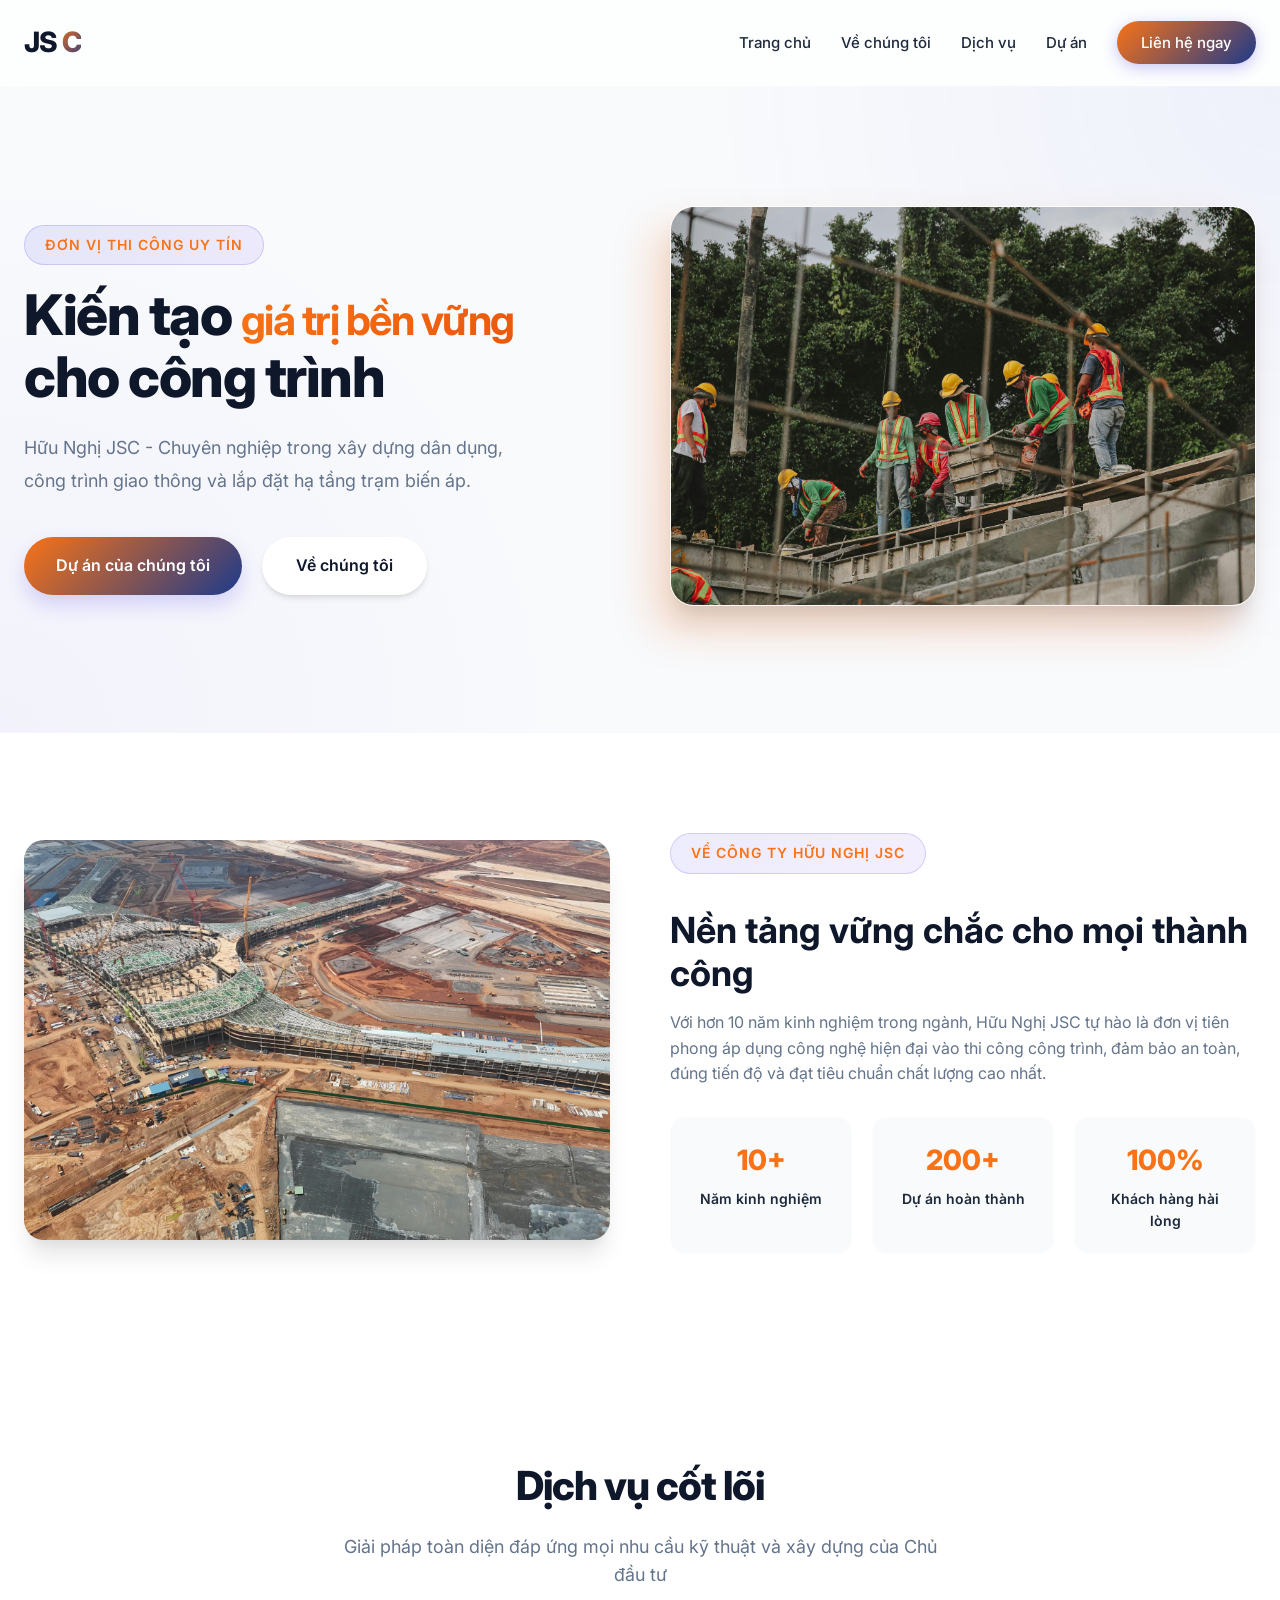
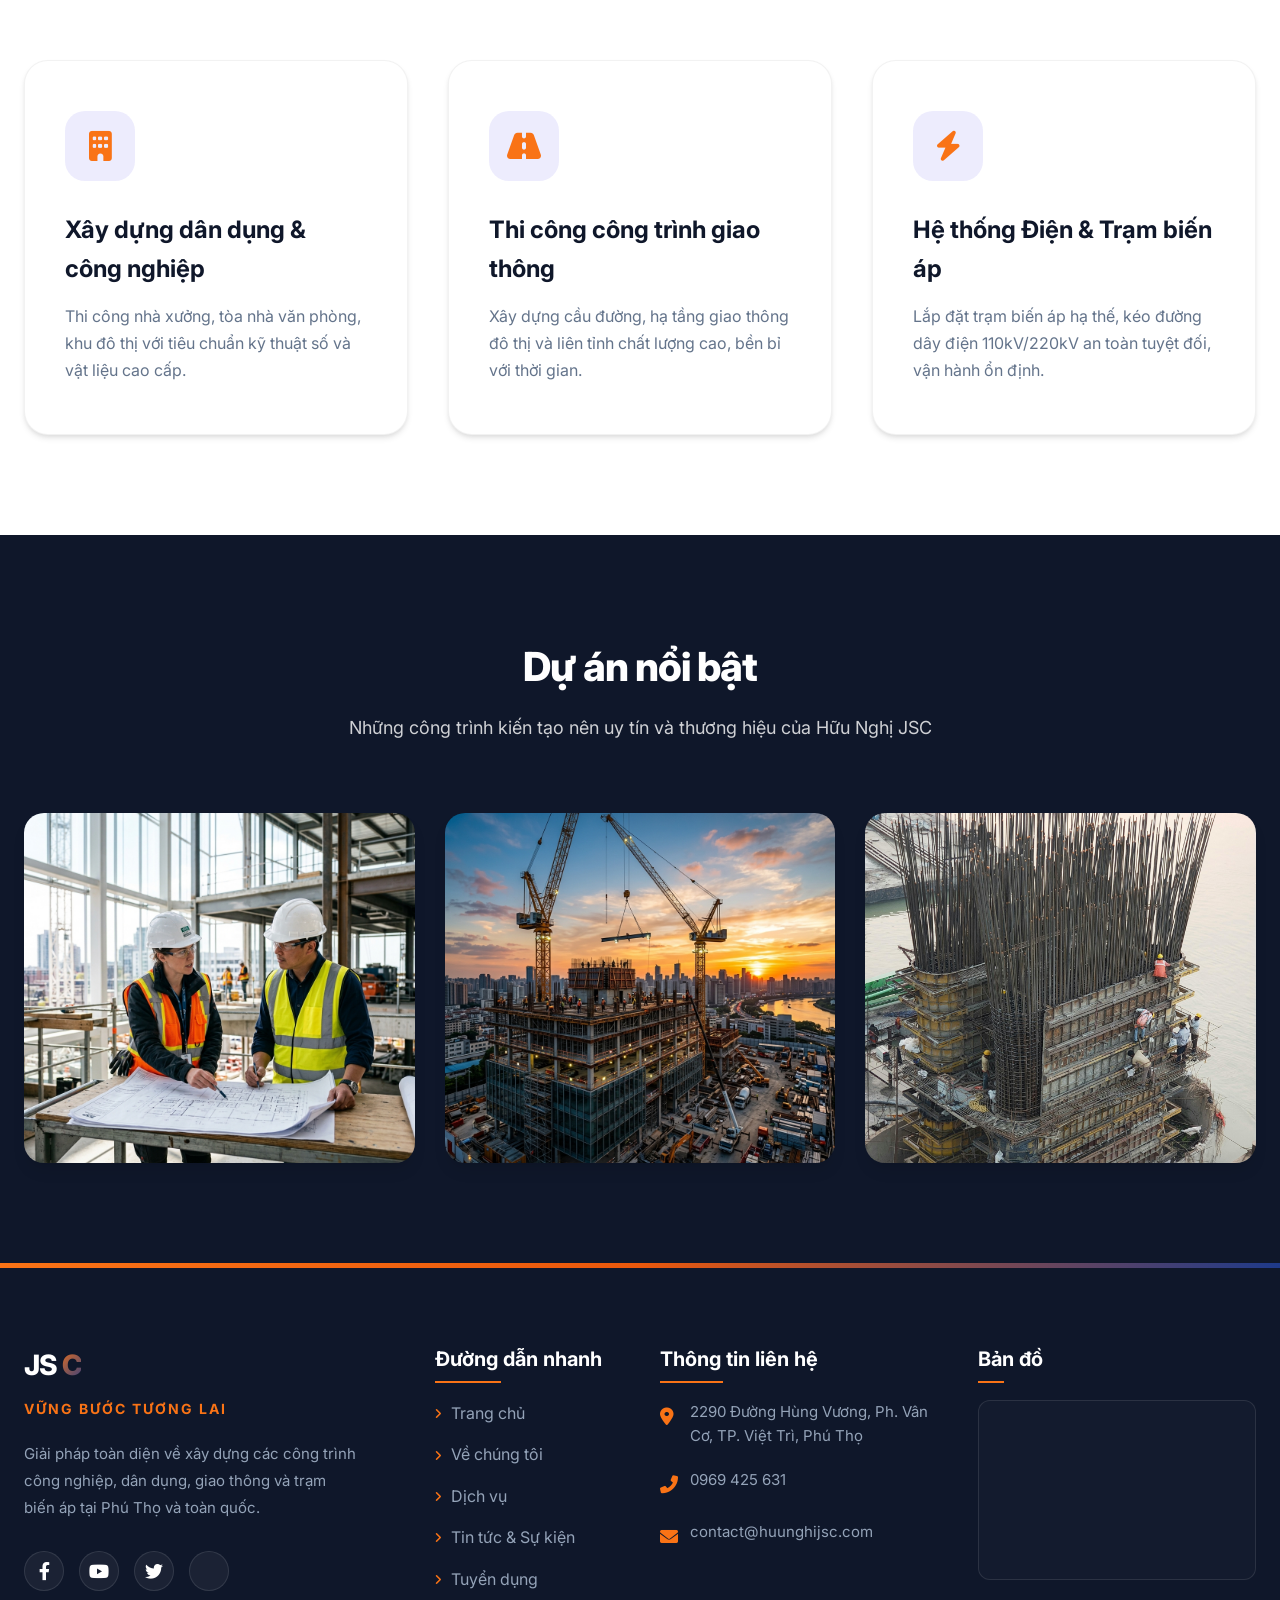
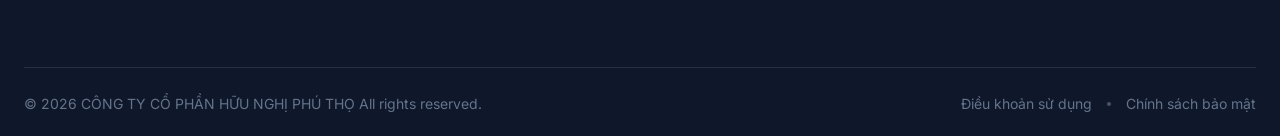
<file: index.html>
<!DOCTYPE html>
<html lang="vi">

<head>
  <meta charset="UTF-8">
  <meta name="viewport" content="width=device-width, initial-scale=1.0">
  <title> Công ty CP Hữu Nghị JSC | Website Giới Thiệu</title>
  <link rel="stylesheet" href="style.css">
  <link href="https://fonts.googleapis.com/css2?family=Inter:wght@300;400;600;700&display=swap" rel="stylesheet">
  <link rel="stylesheet" href="https://cdnjs.cloudflare.com/ajax/libs/font-awesome/6.0.0/css/all.min.css">
</head>

<body>

  <header class="header">
    <div class="container">
      <div class="logo">JS<span>C</span></div>
      <nav class="nav">
        <ul class="nav-menu">
          <li><a href="#home">Trang chủ</a></li>
          <li><a href="#about">Về chúng tôi</a></li>
          <li><a href="#services">Dịch vụ</a></li>
          <li><a href="#projects">Dự án</a></li>
          <li><a href="#contact" class="btn-nav">Liên hệ ngay</a></li>
        </ul>
      </nav>
    </div>
  </header>

  <section id="home" class="hero-section">
    <div class="container hero-wrapper">
      <div class="hero-content">
        <span class="badge">Đơn vị thi công uy tín</span>
        <h1>Kiến tạo <span>giá trị bền vững</span> cho công trình</h1>
        <p>Hữu Nghị JSC - Chuyên nghiệp trong xây dựng dân dụng, công trình giao thông và lắp đặt hạ tầng trạm biến áp.
        </p>
        <div class="hero-btns">
          <a href="#projects" class="btn btn-primary">Dự án của chúng tôi</a>
          <a href="#about" class="btn btn-outline">Về chúng tôi</a>
        </div>
      </div>
      <div class="hero-image">
        <img src="images/4.jpg" alt="Công trường thi công JSC">
      </div>
    </div>
  </section>

  <section id="about" class="about-section">
    <div class="container about-wrapper">
      <div class="about-image">
        <img src="images/5.jpg" alt="Kỹ sư xây dựng">
      </div>
      <div class="about-content">
        <span class="badge">Về Công Ty Hữu Nghị JSC</span>
        <h2>Nền tảng vững chắc cho mọi thành công</h2>
        <p>Với hơn 10 năm kinh nghiệm trong ngành, Hữu Nghị JSC tự hào là đơn vị tiên phong áp dụng công nghệ hiện đại
          vào thi công công trình, đảm bảo an toàn, đúng tiến độ và đạt tiêu chuẩn chất lượng cao nhất.</p>
        <div class="stats-grid">
          <div class="stat-item">
            <h3>10+</h3>
            <p>Năm kinh nghiệm</p>
          </div>
          <div class="stat-item">
            <h3>200+</h3>
            <p>Dự án hoàn thành</p>
          </div>
          <div class="stat-item">
            <h3>100%</h3>
            <p>Khách hàng hài lòng</p>
          </div>
        </div>
      </div>
    </div>
  </section>

  <section id="services" class="services-section">
    <div class="container">
      <div class="section-header">
        <h2>Dịch vụ cốt lõi</h2>
        <p>Giải pháp toàn diện đáp ứng mọi nhu cầu kỹ thuật và xây dựng của Chủ đầu tư</p>
      </div>
      <div class="services-grid">
        <div class="service-card">
          <div class="icon-box"><i class="fas fa-building"></i></div>
          <h3>Xây dựng dân dụng & công nghiệp</h3>
          <p>Thi công nhà xưởng, tòa nhà văn phòng, khu đô thị với tiêu chuẩn kỹ thuật số và vật liệu cao cấp.</p>
        </div>
        <div class="service-card">
          <div class="icon-box"><i class="fas fa-road"></i></div>
          <h3>Thi công công trình giao thông</h3>
          <p>Xây dựng cầu đường, hạ tầng giao thông đô thị và liên tỉnh chất lượng cao, bền bỉ với thời gian.</p>
        </div>
        <div class="service-card">
          <div class="icon-box"><i class="fas fa-bolt"></i></div>
          <h3>Hệ thống Điện & Trạm biến áp</h3>
          <p>Lắp đặt trạm biến áp hạ thế, kéo đường dây điện 110kV/220kV an toàn tuyệt đối, vận hành ổn định.</p>
        </div>
      </div>
    </div>
  </section>

  <section id="projects" class="projects-section">
    <div class="container">
      <div class="section-header">
        <h2>Dự án nổi bật</h2>
        <p>Những công trình kiến tạo nên uy tín và thương hiệu của Hữu Nghị JSC</p>
      </div>
      <div class="projects-grid">
        <div class="project-card">
          <img src="images/1.png" alt="Dự án 1">
          <div class="project-overlay">
            <h3>Tòa nhà Văn phòng Hữu Nghị</h3>
            <p>Hạng mục: Xây dựng dân dụng</p>
          </div>
        </div>
        <div class="project-card">
          <img src="images/2.png" alt="Dự án 2">
          <div class="project-overlay">
            <h3>Khu phức hợp hạ tầng đô thị</h3>
            <p>Hạng mục: Thi công giao thông</p>
          </div>
        </div>
        <div class="project-card">
          <img src="images/3.jpg" alt="Dự án 3">
          <div class="project-overlay">
            <h3>Trạm biến áp khu đô thị mới</h3>
            <p>Hạng mục: Lắp đặt đường điện</p>
          </div>
        </div>
      </div>
    </div>
  </section>

  <footer class="modern-footer">
    <div class="container">
      <div class="footer-grid">
        <div class="footer-company">
          <div class="logo">JS<span>C</span></div>
          <p class="slogan">VỮNG BƯỚC TƯƠNG LAI</p>
          <p class="company-desc">Giải pháp toàn diện về xây dựng các công trình công nghiệp, dân dụng, giao thông và
            trạm biến áp tại Phú Thọ và toàn quốc.</p>
          <div class="social-links">
            <a href="#"><i class="fab fa-facebook-f"></i></a>
            <a href="#"><i class="fab fa-youtube"></i></a>
            <a href="#"><i class="fab fa-twitter"></i></a>
            <a href="#"><i class="fab fa-zalo"></i></a>
          </div>
        </div>

        <div class="footer-links">
          <h3>Đường dẫn nhanh</h3>
          <ul>
            <li><a href="#home">Trang chủ</a></li>
            <li><a href="#about">Về chúng tôi</a></li>
            <li><a href="#services">Dịch vụ</a></li>
            <li><a href="#news">Tin tức & Sự kiện</a></li>
            <li><a href="#careers">Tuyển dụng</a></li>
          </ul>
        </div>

        <div class="footer-contact">
          <h3>Thông tin liên hệ</h3>
          <ul>
            <li>
              <div class="contact-icon"><i class="fas fa-map-marker-alt"></i></div>
              <span>2290 Đường Hùng Vương, Ph. Vân Cơ, TP. Việt Trì, Phú Thọ</span>
            </li>
            <li>
              <div class="contact-icon"><i class="fas fa-phone-alt"></i></div>
              <a href="tel:0969425631">0969 425 631</a>
            </li>
            <li>
              <div class="contact-icon"><i class="fas fa-envelope"></i></div>
              <a href="mailto:contact@huunghijsc.com">contact@huunghijsc.com</a>
            </li>
          </ul>
        </div>

        <div class="footer-map-container">
          <h3>Bản đồ</h3>
          <div class="map-wrapper">
            <iframe
              src="https://www.google.com/maps/embed?pb=!1m18!1m12!1m3!1d118938.80496152932!2d105.289139!3d21.321855!2m3!1f0!2f0!3f0!3m2!1i1024!2i768!4f13.1!3m3!1m2!1s0x313492576ddfd4c1%3A0xc0fb18aebaf2ad14!2zVmnhu4d0IFRyw6wsIFBow7ogVGjhu40sIFZpZXRuYW0!5e0!3m2!1sen!2s!4v1715011234567!5m2!1sen!2s"
              width="100%" height="100%" style="border:0;" allowfullscreen="" loading="lazy"
              referrerpolicy="no-referrer-when-downgrade"></iframe>
          </div>
        </div>
      </div>

      <div class="footer-bottom">
        <p>&copy; 2026 CÔNG TY CỔ PHẦN HỮU NGHỊ PHÚ THỌ All rights reserved.</p>
        <div class="footer-policy">
          <a href="#">Điều khoản sử dụng</a>
          <div class="separator"></div>
          <a href="#">Chính sách bảo mật</a>
        </div>
      </div>
    </div>
  </footer>

  <script src="script.js"></script>
</body>

</html>
</file>
<file: style.css>
:root {
  --primary-color: #f97316;
  --secondary-color: #ea580c;
  --accent-color: #1e3a8a;
  --dark-bg: #0f172a;
  --light-bg: #f8fafc;
  --text-main: #1e293b;
  --text-light: #64748b;
  --white: #ffffff;
  --glass-bg: rgba(255, 255, 255, 0.7);
  --glass-border: rgba(255, 255, 255, 0.5);
  --shadow-sm: 0 4px 6px -1px rgba(0, 0, 0, 0.1), 0 2px 4px -1px rgba(0, 0, 0, 0.06);
  --shadow-md: 0 10px 15px -3px rgba(0, 0, 0, 0.1), 0 4px 6px -2px rgba(0, 0, 0, 0.05);
  --shadow-lg: 0 20px 25px -5px rgba(0, 0, 0, 0.1), 0 10px 10px -5px rgba(0, 0, 0, 0.04);
}

* {
  margin: 0;
  padding: 0;
  box-sizing: border-box;
}

body {
  font-family: 'Inter', sans-serif;
  color: var(--text-main);
  line-height: 1.6;
  background-color: var(--light-bg);
  overflow-x: hidden;
}

.container {
  max-width: 1280px;
  margin: 0 auto;
  padding: 0 24px;
}

/* About Section */
.about-section {
  padding: 100px 0;
  background: var(--white);
}

.about-wrapper {
  display: grid;
  grid-template-columns: 1fr 1fr;
  gap: 60px;
  align-items: center;
}

.about-image img {
  width: 100%;
  border-radius: 20px;
  box-shadow: var(--shadow-lg);
  object-fit: cover;
  min-height: 400px;
}

.about-content h2 {
  font-size: 36px;
  color: var(--dark-bg);
  margin: 15px 0;
  line-height: 1.2;
}

.about-content p {
  color: var(--text-light);
  font-size: 16px;
  margin-bottom: 30px;
}

.stats-grid {
  display: grid;
  grid-template-columns: repeat(3, 1fr);
  gap: 20px;
}

.stat-item {
  background: var(--light-bg);
  padding: 20px;
  border-radius: 15px;
  text-align: center;
  border: 1px solid var(--glass-border);
  transition: transform 0.3s ease;
}

.stat-item:hover {
  transform: translateY(-5px);
  border-color: var(--primary-color);
}

.stat-item h3 {
  font-size: 28px;
  color: var(--primary-color);
  margin-bottom: 5px;
  font-weight: 800;
}

.stat-item p {
  font-size: 14px;
  margin: 0;
  color: var(--text-main);
  font-weight: 600;
}

/* Projects Section */
.projects-section {
  padding: 100px 0;
  background: var(--dark-bg);
}

.projects-section .section-header h2,
.projects-section .section-header p {
  color: var(--white);
}

.projects-section .section-header p {
  opacity: 0.8;
}

.projects-grid {
  display: grid;
  grid-template-columns: repeat(3, 1fr);
  gap: 30px;
  margin-top: 50px;
}

.project-card {
  position: relative;
  border-radius: 20px;
  overflow: hidden;
  box-shadow: var(--shadow-md);
  cursor: pointer;
  height: 350px;
}

.project-card img {
  width: 100%;
  height: 100%;
  object-fit: cover;
  transition: transform 0.5s ease;
}

.project-overlay {
  position: absolute;
  bottom: -100%;
  left: 0;
  width: 100%;
  padding: 30px 20px;
  background: linear-gradient(to top, rgba(15, 23, 42, 0.95), transparent);
  transition: bottom 0.4s ease;
  color: var(--white);
}

.project-overlay h3 {
  font-size: 20px;
  margin-bottom: 5px;
}

.project-overlay p {
  font-size: 14px;
  color: var(--primary-color);
  font-weight: 600;
}

.project-card:hover img {
  transform: scale(1.05);
}

.project-card:hover .project-overlay {
  bottom: 0;
}

@media (max-width: 991px) {

  .about-wrapper,
  .projects-grid {
    grid-template-columns: 1fr;
  }

  .projects-grid {
    grid-template-columns: repeat(2, 1fr);
  }
}

@media (max-width: 768px) {
  .projects-grid {
    grid-template-columns: 1fr;
  }
}

/* Header - Modern Glassmorphism */
.header {
  background: var(--glass-bg);
  backdrop-filter: blur(12px);
  -webkit-backdrop-filter: blur(12px);
  padding: 20px 0;
  position: sticky;
  top: 0;
  z-index: 1000;
  border-bottom: 1px solid var(--glass-border);
  transition: all 0.3s ease;
}

.header:hover {
  background: rgba(255, 255, 255, 0.9);
}

.header .container {
  display: flex;
  justify-content: space-between;
  align-items: center;
}

.logo {
  font-size: 28px;
  font-weight: 800;
  color: var(--dark-bg);
  letter-spacing: -1px;
  display: flex;
  align-items: center;
  gap: 5px;
}

.logo span {
  background: linear-gradient(135deg, var(--primary-color), var(--accent-color));
  -webkit-background-clip: text;
  background-clip: text;
  -webkit-text-fill-color: transparent;
}

.nav-menu {
  display: flex;
  list-style: none;
  align-items: center;
  gap: 30px;
}

.nav-menu li a {
  text-decoration: none;
  color: var(--text-main);
  font-weight: 500;
  font-size: 15px;
  transition: color 0.3s ease;
  position: relative;
}

.nav-menu li a:not(.btn-nav)::after {
  content: '';
  position: absolute;
  width: 0;
  height: 2px;
  bottom: -4px;
  left: 0;
  background: linear-gradient(90deg, var(--primary-color), var(--accent-color));
  transition: width 0.3s ease;
}

.nav-menu li a:not(.btn-nav):hover::after {
  width: 100%;
}

.nav-menu li a:hover {
  color: var(--primary-color);
}

.btn-nav {
  background: linear-gradient(135deg, var(--primary-color), var(--accent-color));
  color: #fff !important;
  padding: 12px 24px;
  border-radius: 30px;
  box-shadow: 0 4px 15px rgba(79, 70, 229, 0.3);
  transition: transform 0.3s ease, box-shadow 0.3s ease;
}

.btn-nav:hover {
  transform: translateY(-2px);
  box-shadow: 0 8px 25px rgba(79, 70, 229, 0.4);
}

/* Animations */
@keyframes fadeInUp {
  from {
    opacity: 0;
    transform: translateY(30px);
  }

  to {
    opacity: 1;
    transform: translateY(0);
  }
}

@keyframes float {
  0% {
    transform: translateY(0px);
  }

  50% {
    transform: translateY(-15px);
  }

  100% {
    transform: translateY(0px);
  }
}

/* Hero Section */
.hero-section,
.hero-sectionn {
  padding: 120px 0;
  background: radial-gradient(circle at top right, rgba(79, 70, 229, 0.05), transparent 40%),
    radial-gradient(circle at bottom left, rgba(139, 92, 246, 0.05), transparent 40%);
  position: relative;
}

.hero-wrapper {
  display: flex;
  align-items: center;
  gap: 60px;
}

.hero-sectionn .hero-wrapper {
  flex-direction: row-reverse;
}

.hero-content {
  flex: 1;
  animation: fadeInUp 1s cubic-bezier(0.2, 0.8, 0.2, 1) forwards;
}

.badge {
  background: linear-gradient(135deg, rgba(79, 70, 229, 0.1), rgba(139, 92, 246, 0.1));
  color: var(--primary-color);
  padding: 8px 20px;
  border-radius: 30px;
  font-size: 14px;
  font-weight: 600;
  display: inline-block;
  margin-bottom: 20px;
  border: 1px solid rgba(79, 70, 229, 0.2);
  text-transform: uppercase;
  letter-spacing: 1px;
}

.hero-content h1 {
  font-size: 56px;
  line-height: 1.1;
  margin-bottom: 24px;
  color: var(--dark-bg);
  letter-spacing: -1.5px;
  font-weight: 800;
}

.hero-content h1 span {
  background: linear-gradient(135deg, var(--primary-color), var(--secondary-color));
  -webkit-background-clip: text;
  background-clip: text;
  -webkit-text-fill-color: transparent;
}

.hero-content p {
  font-size: 18px;
  color: var(--text-light);
  margin-bottom: 40px;
  max-width: 500px;
  line-height: 1.8;
}

.hero-btns {
  display: flex;
  gap: 20px;
}

.btn {
  padding: 14px 32px;
  border-radius: 30px;
  text-decoration: none;
  font-weight: 600;
  transition: all 0.3s ease;
  display: inline-flex;
  align-items: center;
  justify-content: center;
  font-size: 16px;
}

.btn-primary {
  background: linear-gradient(135deg, var(--primary-color), var(--accent-color));
  color: white;
  box-shadow: 0 10px 20px rgba(79, 70, 229, 0.2);
}

.btn-primary:hover {
  box-shadow: 0 15px 30px rgba(79, 70, 229, 0.3);
  transform: translateY(-3px);
}

.btn-outline {
  border: 2px solid var(--glass-border);
  background: white;
  color: var(--dark-bg);
  box-shadow: var(--shadow-sm);
}

.btn-outline:hover {
  border-color: var(--primary-color);
  color: var(--primary-color);
  transform: translateY(-3px);
}

.hero-image,
.hero-imagee {
  flex: 1;
  position: relative;
  animation: float 6s ease-in-out infinite;
}

.hero-image::before,
.hero-imagee::before {
  content: '';
  position: absolute;
  width: 100%;
  height: 100%;
  background: linear-gradient(135deg, var(--primary-color), var(--secondary-color));
  border-radius: 24px;
  top: 20px;
  left: -20px;
  z-index: -1;
  opacity: 0.2;
  filter: blur(20px);
}

.hero-image img,
.hero-imagee img {
  width: 100%;
  border-radius: 24px;
  box-shadow: var(--shadow-lg);
  border: 1px solid rgba(255, 255, 255, 0.8);
  object-fit: cover;
  height: 400px;
}

/* Services */
.services-section {
  padding: 100px 0;
  background: white;
  position: relative;
}

.section-header {
  text-align: center;
  margin-bottom: 70px;
}

.section-header h2 {
  font-size: 40px;
  font-weight: 800;
  color: var(--dark-bg);
  margin-bottom: 15px;
  letter-spacing: -1px;
}

.section-header p {
  color: var(--text-light);
  font-size: 18px;
  max-width: 600px;
  margin: 0 auto;
}

.services-grid {
  display: grid;
  grid-template-columns: repeat(auto-fit, minmax(320px, 1fr));
  gap: 40px;
}

.service-card {
  background: white;
  padding: 50px 40px;
  border-radius: 24px;
  border: 1px solid rgba(0, 0, 0, 0.05);
  transition: all 0.4s cubic-bezier(0.175, 0.885, 0.32, 1.275);
  position: relative;
  overflow: hidden;
  z-index: 1;
  box-shadow: var(--shadow-sm);
}

.service-card::before {
  content: '';
  position: absolute;
  top: 0;
  left: 0;
  width: 100%;
  height: 0;
  background: linear-gradient(135deg, var(--primary-color), var(--accent-color));
  transition: height 0.4s ease;
  z-index: -1;
}

.service-card:hover {
  transform: translateY(-15px);
  box-shadow: var(--shadow-lg);
}

.service-card:hover::before {
  height: 100%;
}

.service-card:hover h3,
.service-card:hover p,
.service-card:hover .icon-box {
  color: white;
}

.icon-box {
  width: 70px;
  height: 70px;
  background: rgba(79, 70, 229, 0.1);
  color: var(--primary-color);
  display: flex;
  align-items: center;
  justify-content: center;
  border-radius: 20px;
  font-size: 30px;
  margin-bottom: 30px;
  transition: all 0.4s ease;
}

.service-card:hover .icon-box {
  background: rgba(255, 255, 255, 0.2);
}

.service-card h3 {
  font-size: 24px;
  margin-bottom: 15px;
  color: var(--dark-bg);
  transition: color 0.4s ease;
  font-weight: 700;
}

.service-card p {
  color: var(--text-light);
  line-height: 1.7;
  transition: color 0.4s ease;
}

/* Modern Footer */
.modern-footer {
  background: var(--dark-bg);
  color: #fff;
  padding: 80px 0 20px;
  position: relative;
  overflow: hidden;
}

.modern-footer::before {
  content: '';
  position: absolute;
  top: 0;
  left: 0;
  width: 100%;
  height: 5px;
  background: linear-gradient(90deg, var(--primary-color), var(--secondary-color), var(--accent-color));
}

.footer-grid {
  display: grid;
  grid-template-columns: 2fr 1fr 1.5fr 1.5fr;
  gap: 40px;
  margin-bottom: 60px;
}

.footer-company .logo {
  color: #fff;
  margin-bottom: 10px;
}

.footer-company .slogan {
  color: var(--primary-color);
  font-weight: 700;
  letter-spacing: 2px;
  font-size: 14px;
  margin-bottom: 20px;
}

.company-desc {
  color: #94a3b8;
  line-height: 1.8;
  margin-bottom: 30px;
  font-size: 15px;
  max-width: 90%;
}

.social-links {
  display: flex;
  gap: 15px;
}

.social-links a {
  display: flex;
  align-items: center;
  justify-content: center;
  width: 40px;
  height: 40px;
  background: rgba(255, 255, 255, 0.05);
  border-radius: 50%;
  color: #fff;
  font-size: 18px;
  transition: all 0.3s ease;
  border: 1px solid rgba(255, 255, 255, 0.1);
}

.social-links a:hover {
  background: var(--primary-color);
  transform: translateY(-5px);
  border-color: var(--primary-color);
  box-shadow: 0 10px 20px rgba(79, 70, 229, 0.3);
}

.footer-links h3,
.footer-contact h3,
.footer-map-container h3 {
  font-size: 20px;
  font-weight: 700;
  margin-bottom: 25px;
  position: relative;
  display: inline-block;
}

.footer-links h3::after,
.footer-contact h3::after,
.footer-map-container h3::after {
  content: '';
  position: absolute;
  left: 0;
  bottom: -8px;
  width: 40%;
  height: 2px;
  background: var(--primary-color);
}

.footer-links ul {
  list-style: none;
  padding: 0;
}

.footer-links ul li {
  margin-bottom: 15px;
}

.footer-links ul li a {
  color: #94a3b8;
  text-decoration: none;
  transition: color 0.3s ease;
  display: inline-flex;
  align-items: center;
}

.footer-links ul li a::before {
  content: '\f105';
  font-family: 'Font Awesome 6 Free';
  font-weight: 900;
  margin-right: 10px;
  font-size: 12px;
  color: var(--primary-color);
  transition: transform 0.3s ease;
}

.footer-links ul li a:hover {
  color: #fff;
}

.footer-links ul li a:hover::before {
  transform: translateX(5px);
}

.footer-contact ul {
  list-style: none;
  padding: 0;
}

.footer-contact ul li {
  display: flex;
  margin-bottom: 20px;
  color: #94a3b8;
  font-size: 15px;
  line-height: 1.6;
}

.contact-icon {
  width: 30px;
  color: var(--primary-color);
  font-size: 18px;
  flex-shrink: 0;
  margin-top: 3px;
}

.footer-contact ul li a {
  color: #94a3b8;
  text-decoration: none;
  transition: color 0.3s ease;
}

.footer-contact ul li a:hover {
  color: #fff;
}

.map-wrapper {
  width: 100%;
  height: 180px;
  border-radius: 12px;
  overflow: hidden;
  border: 1px solid rgba(255, 255, 255, 0.1);
  background: rgba(255, 255, 255, 0.02);
}

.footer-bottom {
  border-top: 1px solid rgba(255, 255, 255, 0.1);
  padding-top: 25px;
  display: flex;
  justify-content: space-between;
  align-items: center;
  flex-wrap: wrap;
  color: #64748b;
  font-size: 14px;
}

.footer-policy {
  display: flex;
  align-items: center;
  gap: 15px;
}

.footer-policy a {
  color: #64748b;
  text-decoration: none;
  transition: color 0.3s ease;
}

.footer-policy a:hover {
  color: #fff;
}

.separator {
  width: 4px;
  height: 4px;
  background: #475569;
  border-radius: 50%;
}

@media (max-width: 1024px) {
  .footer-grid {
    grid-template-columns: 1fr 1fr;
  }
}

@media (max-width: 768px) {
  .footer-grid {
    grid-template-columns: 1fr;
    gap: 40px;
  }

  .footer-company .logo {
    justify-content: flex-start;
  }

  .footer-bottom {
    flex-direction: column;
    text-align: center;
    gap: 15px;
  }
}

@media (max-width: 991px) {

  .hero-wrapper,
  .hero-sectionn .hero-wrapper {
    flex-direction: column;
    text-align: center;
  }

  .hero-content h1 {
    font-size: 42px;
  }

  .hero-content p {
    margin: 0 auto 30px;
  }

  .hero-btns {
    justify-content: center;
  }
}

@media (max-width: 920px) {
  nav .navbar {
    max-width: 100%;
    padding: 0 25px;
  }

  nav .navbar .logo a {
    font-size: 27px;
  }

  nav .navbar .links li {
    padding: 0 10px;
    white-space: nowrap;
  }

  nav .navbar .links li a {
    font-size: 15px;
  }
}

@media (max-width: 800px) {
  nav {
    /* position: relative; */
  }

  .navbar .bx-menu {
    display: block;
  }

  nav .navbar .nav-links {
    position: fixed;
    top: 0;
    left: -100%;
    display: block;
    max-width: 270px;
    width: 100%;
    background: #d2cac7;
    line-height: 40px;
    padding: 20px;
    box-shadow: 0 5px 10px rgba(0, 0, 0, 0.2);
    transition: all 0.5s ease;
    z-index: 1000;
  }

  .navbar .nav-links .sidebar-logo {
    display: flex;
    align-items: center;
    justify-content: space-between;
  }

  .sidebar-logo .logo-name {
    font-size: 25px;
    color: #fff;
  }

  .sidebar-logo i,
  .navbar .bx-menu {
    font-size: 25px;
    color: #fff;
  }

  nav .navbar .links {
    display: block;
    margin-top: 20px;
  }

  nav .navbar .links li .arrow {
    line-height: 40px;
  }

  nav .navbar .links li {
    display: block;
  }

  nav .navbar .links li .sub-menu {
    position: relative;
    top: 0;
    box-shadow: none;
    display: none;
  }

  nav .navbar .links li .sub-menu li {
    border-bottom: none;
  }

  .navbar .links li .sub-menu .more-sub-menu {
    display: none;
    position: relative;
    left: 0;
  }

  .navbar .links li .sub-menu .more-sub-menu li {
    display: flex;
    align-items: center;
    justify-content: space-between;
  }

  .links li:hover .htmlcss-arrow,
  .links li:hover .js-arrow {
    transform: rotate(0deg);
  }

  .navbar .links li .sub-menu .more-sub-menu {
    display: none;
  }

  .navbar .links li .sub-menu .more span {
    /* background: red; */
    display: flex;
    align-items: center;
    /* justify-content: space-between; */
  }

  .links li .sub-menu .more:hover .more-sub-menu {
    display: none;
  }

  nav .navbar .links li:hover .htmlCss-sub-menu,
  nav .navbar .links li:hover .js-sub-menu {
    display: none;
  }

  .navbar .nav-links.show1 .links .htmlCss-sub-menu,
  .navbar .nav-links.show3 .links .js-sub-menu,
  .navbar .nav-links.show2 .links .more .more-sub-menu {
    display: block;
  }

  .navbar .nav-links.show1 .links .htmlcss-arrow,
  .navbar .nav-links.show3 .links .js-arrow {
    transform: rotate(180deg);
  }

  .navbar .nav-links.show2 .links .more-arrow {
    transform: rotate(90deg);
  }
}

@media (max-width: 370px) {
  nav .navbar .nav-links {
    max-width: 100%;
  }
}

.normal-text18 {
  color: #fff;
  font-size: 1.8rem;
  font-style: normal;
  font-weight: 400;
  line-height: 150%;
  /* 2.7rem */
}

.normal-text18 span {
  font-weight: 700;
}

.normal-text16 {
  color: var(--Text-400, #333);
  font-size: 1.6rem;
  font-style: normal;
  font-weight: 400;
  line-height: 150%;
  /* 2.4rem */
}

.normal-text16 span {
  font-weight: 700;
}

.sds-title {
  color: #000;
  font-size: 3.6rem;
  font-style: normal;
  font-weight: 700;
  line-height: 150%;
  /* 5.4rem */
  margin-bottom: 4rem;
}

.center-row {
  display: flex;
  align-items: center;
  justify-content: center;
}

hr {
  opacity: 1;
}

ul li {
  list-style: none;
}

a {
  color: inherit;
}

ul {
  padding: 0;
  margin: 0;
}

#sec1 {
  position: relative;
}

#sec1 .slogan {
  color: #fff;
  font-size: 4rem;
  font-style: normal;
  font-weight: 700;
  line-height: 125%;
}

#sec1 .slogan hr {
  height: 2px;
  width: 82%;
}

#sec1 .header-info-row {
  margin-top: 8rem;
}

#sec1 .header-info-box {
  padding: 2.4rem;
  background: #fff;
  border-radius: 12px;
  display: flex;
  flex-direction: column;
  align-items: center;
  height: 100%;
}

#sec1 .header-info-box .number {
  margin: 1rem 0;
}

#sec1 .slogan-absolute {
  position: absolute;
  left: 50%;
  transform: translateX(-50%);
  bottom: -30%;
}

#sec1 .slogan-div {
  background: #f50 url("../../assets/img/slogan-div-background.png") no-repeat center center/cover;
  padding: 7rem 5rem;
}

#sec1_1 {
  background: #f0f1f4;
  padding-top: 16%;
}

#sec1_1 .header-info-row {}

#sec1_1 .header-info-box {
  padding: 2.4rem;
  background: #fff;
  border-radius: 12px;
  display: flex;
  flex-direction: column;
  align-items: center;
  height: 100%;
}

#sec1_1 .header-info-box .number {
  margin: 1rem 0;
}

#sec2 .sds-title {
  /* margin-top: 20%; */
}

#sec2 .product-box {
  padding: 1.6rem;
  background: var(--BG, #f0f1f4);
  display: flex;
  align-items: center;
  gap: 1rem;
  height: 100%;
  border: 1px solid transparent;
  transition: all 0.3s ease;
}

#sec2 .product-box:hover {
  border: 1px solid #d2cac7;
  cursor: pointer;
  background: #ffefe6;
}

#sec2 .product-box .product-info {
  display: flex;
  flex-direction: column;
  gap: 0.2rem;
}

#sec2 .product-box .product-info .normal-text18 {
  color: #000;
}

#sec3 {
  background: #f50 url("../../assets/img/sec3-bg.png") no-repeat center center/cover;
  padding-bottom: 0;
}

#sec3 .sec3-left i {
  margin-bottom: 2rem;
  font-size: 4rem;
  color: #8a8a8a;
}

#sec3 .sec3-left .normal-text16.author {
  font-size: 2.4rem;
  margin-top: 3rem;
}

#sec3 .sec3-left hr {
  background: var(--Pri-500, #f50);
  height: 5px;
  width: 40%;
}

#sec4 .fancy-box {
  display: flex;
  flex-wrap: wrap;
  gap: 20px;
  justify-content: center;
}

#sec4 .fancy-box a {
  display: block;
  max-width: 100%;
  overflow: hidden;
}

#sec4 .fancy-box a:hover img {
  transform: scale(1.1);
  -webkit-transform: scale(1.1);
  -moz-transform: scale(1.1);
  -ms-transform: scale(1.1);
  -o-transform: scale(1.1);
}

#sec4 .fancy-box img {
  height: auto;
  max-width: 100%;
  display: block;
  border-radius: 8px;
  box-shadow: 0 4px 10px rgba(0, 0, 0, 0.1);
  transition: all 0.5s ease;
  -webkit-transition: all 0.5s ease;
  -moz-transition: all 0.5s ease;
  -ms-transition: all 0.5s ease;
  -o-transition: all 0.5s ease;
}

#sec5 {
  background: #f0f1f4;
}

#sec5 .scroller[data-animated="true"] {
  overflow: hidden;
}

#sec5 .scroller__inner {
  padding-block: 1rem;
  display: flex;
  flex-wrap: wrap;
  gap: 1rem;
}

#sec5 .scroller[data-animated="true"] .scroller__inner {
  width: max-content;
  flex-wrap: nowrap;
  animation: scroll var(--_animation-duration, 40s) var(--_animation-direction, forwards) linear infinite;
}

#sec5 .scroller[data-direction="right"] {
  --_animation-direction: reverse;
}

#sec5 .scroller[data-direction="left"] {
  --_animation-direction: forwards;
}

#sec5 .scroller[data-speed="fast"] {
  --_animation-duration: 16s;
}

#sec5 .scroller[data-speed="slow"] {
  --_animation-duration: 60s;
}

@keyframes scroll {
  to {
    transform: translate(calc(-50% - 0.5rem));
  }
}

#sec5 .tag-list {
  margin: 0;
  padding-inline: 0;
  list-style: none;
}

#sec5 .tag-list li {
  padding: 1rem;
  background: var(--clr-primary-400);
  border-radius: 0.5rem;
  box-shadow: 0 0.5rem 1rem -0.25rem var(--clr-primary-900);
}

#sec6 {
  background: url(https://softdreams.vn/wp-content/uploads/2025/04/sec6-bg.png);
  background-repeat: no-repeat;
  background-size: cover;
}

#sec6 .datetime {
  display: flex;
  align-items: center;
  gap: 0.6rem;
  margin-top: 1rem;
}

#sec6 .featured-news .normal-text18 {
  color: #000;
}

#sec6 .featured-news .news-thumb {
  overflow: hidden;
}

#sec6 .featured-news .news-thumb img {
  transition: all 0.5s ease;
  -webkit-transition: all 0.5s ease;
  -moz-transition: all 0.5s ease;
  -ms-transition: all 0.5s ease;
  -o-transition: all 0.5s ease;
}

#sec6 .featured-news .news-thumb img:hover {
  transform: scale(1.1);
  -webkit-transform: scale(1.1);
  -moz-transform: scale(1.1);
  -ms-transform: scale(1.1);
  -o-transform: scale(1.1);
}

#sec6 .featured-news .news-title {
  color: var(--Text-900, #000);
  font-size: 2.4rem;
  font-style: normal;
  font-weight: 700;
  line-height: 150%;
  /* 3.6rem */
  margin: 1rem 0;
  overflow: hidden;
  text-overflow: ellipsis;
  display: -webkit-box;
  -webkit-line-clamp: 2;
  -webkit-box-orient: vertical;
}

#sec6 .featured-news .news-title:hover {
  opacity: 0.8;
}

#sec6 .sec6-right .list-news {
  display: flex;
  justify-content: center;
  gap: 1rem;
}

#sec6 .sec6-right .list-news .news-thumb {}

#sec6 .sec6-right .list-news .news-thumb img {
  transition: all 0.5s ease;
  -webkit-transition: all 0.5s ease;
  -moz-transition: all 0.5s ease;
  -ms-transition: all 0.5s ease;
  -o-transition: all 0.5s ease;
  height: 150px;
  object-fit: contain;
}

#sec6 .sec6-right .list-news .news-thumb img:hover {
  transform: scale(1.1);
  -webkit-transform: scale(1.1);
  -moz-transform: scale(1.1);
  -ms-transform: scale(1.1);
  -o-transform: scale(1.1);
}

#sec6 .sec6-right .list-news .list-news-info {
  display: flex;
  flex-direction: column;
  gap: 1rem;
  justify-content: space-between;
}

#sec7 {
  background: url(../../assets/img/sec7-bg.png);
  background-repeat: no-repeat;
  background-size: cover;
}

#sec7 .sec7-box {
  padding: 2rem 3rem;
  border-radius: 6px;
  background: rgba(255, 255, 255, 0.1);
  display: flex;
  align-items: center;
  flex-direction: column;
  gap: 1.2rem;
  height: 100%;
  text-align: center;
  border: 1px solid transparent;
}

#sec7 .sec7-box:hover {
  border: 1px solid #ccc;
}

#sec7 .sec7-box .normal-text16 {
  color: #fff;
}

#footer {
  background: url(../../assets/img/footer-bg.png);
  background-repeat: no-repeat;
  background-size: cover;
}

#footer .logoes-footer {
  display: flex;
  align-items: center;
  gap: 2rem;
  margin-bottom: 3rem;
}

#footer .footer-col-left {
  display: inline-flex;
  flex-direction: column;
  gap: 2.4rem;
  align-items: flex-start;
}

#footer .footer-col-left .footer-slogan {
  color: #3b82f6;
  font-size: 1.6rem;
  font-style: normal;
  font-weight: 700;
  line-height: 2.4rem;
  /* 150% */
}

#footer .footer-col-left .footer-info {
  display: flex;
  flex-direction: column;
  gap: 2.4rem;
}

#footer .footer-col-left .footer-info li {
  display: flex;
  gap: 1.2rem;
  align-items: center;
  color: var(--Gray-700, #363f65);
  font-size: 1.4rem;
  font-style: normal;
  font-weight: 400;
  line-height: 2rem;
}

#footer .footer-col-left .footer-info li i {
  font-size: 1.8rem;
}

#footer .footer-col-heading {
  color: var(--Gray-800, #040f3e);
  font-size: 1.6rem;
  font-style: normal;
  font-weight: 700;
  line-height: 2.4rem;
  margin-bottom: 2rem;
}

#footer .list-title-footer {
  display: flex;
  flex-direction: column;
  gap: 2.5rem;
}

#footer .list-title-footer li {
  font-size: 1.6rem;
  font-style: normal;
  font-weight: 400;
  line-height: 150%;
  /* 2.4rem */
}

#footer .list-title-footer li a {
  color: var(--Gray-700, #363f65);
}

#footer .list-title-footer li:hover,
#footer .list-title-footer li a:hover {
  color: #575e7e;
}

#footer .footer-credit {
  display: flex;
  justify-content: space-between;
  margin-top: 4rem;
}

#footer hr.footer-hr {
  margin: 3rem 0;
  background: var(--Gray-300, #e6e7ec);
  height: 1px;
  opacity: 1;
}

#footer .footer-bottom {
  display: flex;
  justify-content: space-between;
  flex-wrap: wrap;
  align-items: center;
  gap: 2rem;
}

#footer .footer-bottom .list-sns {
  display: flex;
  align-items: center;
  gap: 1rem;
}

#footer .footer-bottom .list-sns li {
  border-radius: 50%;
  border: 1px solid transparent;
  -webkit-border-radius: 50%;
  -moz-border-radius: 50%;
  -ms-border-radius: 50%;
  -o-border-radius: 50%;
  transition: all 0.3s ease;
}

#footer .footer-bottom .list-sns li:hover {
  transform: scale(1.1);
  border: 1px solid #ef5627;
  -webkit-transform: scale(1.1);
  -moz-transform: scale(1.1);
  -ms-transform: scale(1.1);
  -o-transform: scale(1.1);
}

#footer .footer-bottom .list-sns li a img {
  padding: 1rem;
  border-radius: 34px;
  background: var(--Gray-300, #e6e7ec);
}

#footer .footer-maps iframe {
  width: 100%;
}

#footer .list-policy {
  display: flex;
  align-items: center;
  gap: 1rem;
}

#footer .list-policy li a {
  font-size: 1.4rem;
}

@media screen and (max-width: 1921px) {
  #sec1 .slogan-absolute {
    bottom: -40%;
  }
}

@media screen and (max-width: 1600px) {
  .section-gap {
    padding: 5rem 0;
  }

  #sec1 .header-info-row {
    margin-top: 4rem;
  }

  #sec1 .slogan-absolute {
    bottom: -36%;
  }

  #sec1_1 {
    padding-top: 19%;
  }
}

@media screen and (max-width: 1400px) {
  #sec1 .header-info-row {
    margin-top: 2rem;
  }

  #sec1 .header-info-box {
    padding: 2rem 0.4rem;
  }

  #sec1 .slogan-absolute {
    position: relative;
    transform: none;
    -webkit-transform: none;
    -moz-transform: none;
    -ms-transform: none;
    -o-transform: none;
    left: 0;
    padding-top: 2rem;
    padding-bottom: 5rem;
  }

  #sec1 .slogan-div {
    padding: 5rem;
  }

  #sec2 .sds-title {
    margin-top: 16%;
  }

  #sec1 .slogan {
    font-size: 3rem;
  }

  #sec4 .fancy-box {
    flex-wrap: nowrap;
  }

  #sec1_1 {
    padding-top: 5rem;
  }

  #sec2 .sds-title {
    margin-top: auto;
  }
}

@media screen and (max-width: 1200px) {
  .sds-title {
    font-size: 2.6rem;
    margin-bottom: 2.4rem;
  }

  #sec1 .slogan-div {
    padding: 3rem;
  }

  #sec2 .sds-title {
    margin-top: 18%;
  }
}

@media screen and (max-width: 991px) {
  #sec1 .slogan-div {
    bottom: -63%;
  }

  #sec1 .header-info-row {
    margin-top: 0;
  }

  .section-gap {
    padding: 3rem 0;
  }

  #sec2 .sds-title {
    margin-top: 30%;
  }

  .hide-on-tablet {
    display: none;
  }

  .anhanhluat {
    width: 40%;
  }
}

@media screen and (max-width: 769px) {
  #sec1 .slogan {
    font-size: 2.4rem;
  }

  #sec2 .sds-title {
    margin-top: 0;
  }

  #sec1 .slogan {
    font-size: 2.4rem;
  }

  #sec1 .slogan-div {
    position: relative;
    margin-top: 2rem;
    padding: 2rem;
  }

  #sec1 {}

  a.normal-text18.mt-5.d-flex.align-items-center.gap-3 {
    margin-top: 2rem !important;
  }
}

@media screen and (max-width: 500px) {
  #sec1 .header-info-box .number {
    font-size: 2rem;
  }

  #sec2 .product-box {
    flex-wrap: wrap;
  }

  #sec4 .fancy-box {
    flex-wrap: wrap;
  }
}

/* End new style trang chá»§ */

/* sds banner */
#sds_banner_tuyendung {
  display: flex;
  align-items: center;
  justify-content: center;
}

/* Responsive */
@media (max-width: 480px) {

  .pride-lefttree,
  .pride-righttree {
    display: none;
  }

  .job-name {
    font-size: 16px !important;
  }

  #jobs_list {
    padding: 3rem 0 3rem 0 !important;
  }

  #why_softdreams {
    padding: 3rem 0 !important;
  }

  #biggest-row .job-detail-description-title {
    font-size: 16px;
  }

  .general-information ul {
    display: flex;
    flex-direction: column;
    gap: 1rem;
  }

  .general-information ul li {
    margin-bottom: 0 !important;
  }

  .general-information ul li div {
    font-size: 14px !important;
  }

  #biggest-row .general-information {
    padding: 1rem 2rem;
    margin: 2rem 0 !important;
  }

  #biggest-row .job-detail-info .job-detail-name {
    font-size: 18px;
  }

  #biggest-row .job-detail-info .job-detail-info-element div {
    font-size: 14px;
  }

  #biggest-row .job-detail-info .job-detail-info-element div span {
    font-size: 14px;
  }

  .job-recommendation {
    background: none !important;
  }

  .breadcrumbs {
    margin-bottom: 0 !important;
  }

  #modalContent .job-detail-description-title {
    font-size: 20px;
  }

  .detail-post-content img {
    object-fit: contain;
    height: auto;
  }
}

@media (max-width: 768px) {
  #jobs_list .job-info .job-description {
    flex-direction: column;
    align-items: flex-start;
    gap: 1rem;
  }
}

@media (max-width: 1200px) {
  .number-row {
    padding: 0 !important;
  }

  .behavior-rule-banner {
    padding: 0 !important;
  }

  .connection-text {
    font-size: 2.5rem !important;
  }

  .connection-btn {
    padding: 1rem 1rem !important;
  }

  .connection-part {
    height: 34rem;
  }

  #jobs_list {
    padding: 5rem 0 8rem 0 !important;
  }
}

@media (min-width: 1200px) and (max-width: 1400px) {
  .connection-part {
    height: 41rem;
  }

  .behavior-rule-banner {
    padding: 0 7rem !important;
  }
}

/* Company Page*/
/* ÄĂ´i nĂ©t vá» Softdreams */
#sds_somethingAbout {
  padding: 5rem 0;
}

.sds_row-text {
  color: var(--gray-1, #151f2f);
  font-size: 1.6rem;
  font-style: normal;
  font-weight: 500;
  line-height: 184%;
}

.sds_row-text span {
  color: var(--gray-1, #151f2f);
  font-size: 1.6rem;
  font-style: normal;
  font-weight: 700;
  line-height: 184%;
  /* 29.44px */
}

/* Road to dreams */
#sds_roadToDream {
  padding: 5rem 0;
}

.roadToDream-img {
  display: flex;
  justify-content: center;
  margin-top: 4rem;
}

.roadToDream-img img {
  max-width: 50%;
}

/* Core values */
#sds_coreValues {
  padding: 5rem 0;
}

.center-col {
  display: flex;
  justify-content: center;
  align-items: center;
}

#sdsc_something_about_sds {
  padding: 5rem 0;
}

.mt-3r {
  margin-top: 3rem;
}

.company-content-text {
  color: var(--gray-1, #263856);
  font-size: 1.6rem;
  font-style: normal;
  font-weight: 500;
  line-height: 184%;
  text-align: justify;
}

.company-content-text span {
  font-weight: 700;
}

#sdsc_video {
  padding: 5rem 0;
  position: relative;
}

.company-video img:hover {
  opacity: 0.9;
  cursor: pointer;
}

/* Video */
#fade {
  display: none;
  position: fixed;
  top: 0%;
  left: 0%;
  width: 100%;
  height: 100%;
  background-color: black;
  z-index: 1001;
  -moz-opacity: 0.8;
  opacity: 0.8;
  filter: alpha(opacity=80);
}

#light {
  display: none;
  position: absolute;
  top: 50%;
  left: 50%;
  transform: translate(-50%, -50%);
  max-width: 1920px;
  max-height: 1080px;
  border: 2px solid #fff;
  background: #fff;
  z-index: 1002;
  overflow: visible;
}

#boxclose {
  float: right;
  cursor: pointer;
  color: #fff;
  border: 1px solid #aeaeae;
  border-radius: 3px;
  background: #222222;
  font-size: 31px;
  font-weight: bold;
  display: inline-block;
  line-height: 0px;
  padding: 11px 3px;
  position: absolute;
  right: 2px;
  top: 2px;
  z-index: 1002;
  opacity: 0.9;
}

.boxclose:before {
  content: "Ă—";
}

#fade:hover~#boxclose {
  display: none;
}

.test:hover~.test2 {
  display: none;
}

.video-text {
  position: absolute;
  color: #fff;
  font-size: 32px;
  font-style: normal;
  font-weight: 700;
  line-height: 150%;
  /* 48px */
}

.video-text span {
  color: #fff;
  font-size: 36px;
  font-style: normal;
  font-weight: 800;
  line-height: 150%;
  /* 54px */
}

#VisaChipCardVideo {
  width: 100rem;
}

@media (min-width: 1400px) {
  .company-content-box {
    padding: 0 16rem;
  }

  .pride-box {
    /* padding: 0 16rem; */
  }

  .company-video {
    padding: 0 16rem;
  }
}

@media (max-width: 1050px) {
  #VisaChipCardVideo {
    width: 74rem;
  }
}

@media (max-width: 800px) {
  #VisaChipCardVideo {
    width: 54rem;
  }
}

@media (max-width: 590px) {
  #VisaChipCardVideo {
    width: 40rem;
  }
}

@media (max-width: 420px) {
  #VisaChipCardVideo {
    width: 30rem;
  }
}

#sdsc_road {
  padding: 5rem 0;
}

.sdsc-road-img {
  display: flex;
  justify-content: center;
  align-items: center;
}

.sdsc-road-img img {
  max-width: 100%;
}

#sdsc_behavior_rules {
  padding: 5rem 0;
}

.behavior-rule-banner {
  padding: 0 16rem;
  margin-bottom: 8rem;
  position: relative;
}

.behavior-rule-banner img {
  max-width: 100%;
  border-top-left-radius: 2rem;
  border-bottom-left-radius: 2rem;
}

.behavior-rule-btn {
  position: absolute;
  left: 26%;
  top: 59%;
  display: inline-flex;
  padding: 1.5rem 3rem;
  justify-content: center;
  align-items: center;
  gap: 8px;
  border-radius: 25px;
  background: var(--primary-2, #ea5626);
  color: #fff;
  text-align: center;
  font-size: 1.6rem;
  font-style: normal;
  font-weight: 700;
  line-height: 131.5%;
  /* 21.04px */
}

#sdsc_core_value {
  padding: 5rem 0;
}

.sds-title-mission-vision {
  color: var(--primary-2, #ea5626);
  margin-bottom: 1.6rem;
  font-size: 3rem;
  font-style: normal;
  font-weight: 700;
  line-height: 150%;
  /* 45px */
}

.core-value-title {
  color: var(--primary-2, #ea5626);
  font-size: 2.4rem;
  font-style: normal;
  font-weight: 700;
  line-height: 150%;
  /* 36px */
  margin-bottom: 1.6rem;
}

.core-value-content {
  color: var(--gray-2, #263856);
  text-align: center;
  font-size: 16px;
  font-style: normal;
  font-weight: 500;
  line-height: 150%;
  /* 24px */
  width: 25rem;
}

.core-value-padding-row {
  padding: 0 20rem;
}

@media (max-width: 1400px) {
  .core-value-padding-row {
    padding: 0 12rem;
  }

  .pridebox {
    height: 37rem;
  }

  .pride_des {
    font-size: 1.6rem;
  }
}

@media (max-width: 1200px) {
  .core-value-padding-row {
    padding: 0;
  }

  .pridebox {
    height: 35rem;
  }

  .pride_des {
    font-size: 1.4rem;
  }
}

@media (max-width: 1000px) {
  .core-value-content-des {
    font-size: 1rem;
  }
}

/* Softdreams store */
#sds_store_page {
  background: #e9ebee;
}

#storeSlide {
  background-color: #e9ebee;
  padding: 0 10rem;
  min-height: 70rem;
}

.store-box {
  display: inline-flex;
  padding: 0.8rem 0.8rem 1.8rem 0.8rem;
  flex-direction: column;
  gap: 17px;
  border-radius: 8px;
  background: #fff;
  margin-top: 2rem;
  height: 20rem;
}

.store-img img {
  max-width: 100%;
}

.store {
  display: flex;
  gap: 2rem;
}

.store-logo img {
  max-width: 100%;
}

.store-info {}

.store-name {
  color: #243858;
  font-size: 16px;
  font-style: normal;
  font-weight: 800;
  line-height: normal;
}

.store-des {
  color: #6c7a8f;
  font-size: 14px;
  font-style: normal;
  font-weight: 500;
  line-height: normal;
}

.store-btn {
  display: flex;
  gap: 2rem;
  justify-content: center;
}

.store-seemore {
  display: flex;
  padding: 8px 25px;
  justify-content: center;
  align-items: center;
  gap: 10px;
  border-radius: 4px;
  border: 1px solid var(--primary-2, #ea5626);
  background: #fff;
  box-shadow: 5px 4px 4px 0px rgba(234, 86, 38, 0.2);
  color: var(--primary-2, #ea5626);
  font-size: 12px;
  font-style: normal;
  font-weight: 700;
  line-height: 150%;
  /* 18px */
}

.store-seemore:hover,
.store-trynow:hover {
  opacity: 0.8;
}

.store-trynow {
  display: flex;
  padding: 8px 12px;
  justify-content: center;
  align-items: center;
  gap: 10px;
  border-radius: 4px;
  background: #ea5626;
  box-shadow: 3px 4px 4px 0px rgba(233, 86, 38, 0.2);
  color: #fff;
  font-size: 12px;
  font-style: normal;
  font-weight: 700;
  line-height: 150%;
  /* 18px */
}

.storeSliderBannerCss {
  background: #e9ebee !important;
}

#storeBanner {
  background: #e9ebee !important;
  padding: 3rem 0;
}

@media (max-width: 1250px) {
  #storeSlide {
    padding: 0 5rem !important;
  }
}

.list-type {
  color: var(--gray-4, #9ba3b1);
  font-size: 16px;
  font-style: normal;
  font-weight: 600;
  line-height: normal;
  border: none;
  background: transparent;
}

.list-type-active {
  color: var(--gray-2, #263856);
  font-weight: 700;
}

.list-type-box {
  display: flex;
  gap: 3rem;
  padding-left: 2%;
}

.icon-recent {
  border: none;
  background: transparent;
}

/* Tin tá»©c */
#showall_posts {
  padding: 6rem 0;
}

.feature-event {
  position: absolute;
  bottom: 5%;
  padding-left: 4rem;
  padding-right: 4rem;
  z-index: 1;
}

.feature-event-title {
  color: #fff;
  font-size: 3rem;
  font-style: normal;
  font-weight: 800;
  line-height: 150%;
  /* 54px */
}

.event-news-row {
  display: flex;
  gap: 2.4rem;
  align-items: center;
}

.event-title {
  color: var(--secondary-1, #172d58);
  font-size: 1.8rem;
  font-style: normal;
  font-weight: 800;
  line-height: 150%;
  /* 27px */
}

.layer {
  position: absolute;
  left: 0;
  bottom: 0;
  opacity: 0.7;
}

.feature-event-info {
  display: flex;
  gap: 1rem;
}

.feature-author {
  color: var(--gray-5, #e9ebee);
  font-size: 14px;
  font-style: normal;
  font-weight: 500;
  line-height: 150%;
  /* 21px */
}

.feature-author span,
.feature-release-date {
  color: var(--gray-5, #e9ebee);
  font-size: 14px;
  font-style: normal;
  font-weight: 800;
  line-height: 150%;
  /* 21px */
}

.event-sub {
  display: flex;
  gap: 1rem;
}

.event-author {
  color: var(--secondary-1, #172d58);
  font-size: 14px;
  font-style: normal;
  font-weight: 500;
  line-height: 150%;
  /* 21px */
}

.event-author span {
  color: var(--secondary-1, #172d58);
  font-size: 14px;
  font-style: normal;
  font-weight: 800;
  line-height: 150%;
  /* 21px */
}

.event-release-date {
  color: var(--gray-4, #9ba3b1);
  font-size: 14px;
  font-style: normal;
  font-weight: 800;
  line-height: 150%;
  /* 21px */
}

.event-readmore {
  display: flex;
  padding: 6px 12px;
  justify-content: center;
  align-items: center;
  gap: 8px;
  border-radius: 8px;
  border: 1px solid var(--gray-4, #9ba3b1);
  background: #fff;
  color: var(--gray-3, #6e7a8e);
  font-size: 16px;
  font-style: normal;
  font-weight: 800;
  line-height: 150%;
  width: 15rem;
}

.event-news-info {
  display: flex;
  flex-direction: column;
  gap: 2rem;
}

.news-category-name {
  color: var(--primary-2, #ea5626);
  font-size: 30px;
  font-style: normal;
  font-weight: 800;
  line-height: 184%;
  /* 55.2px */
  margin-bottom: 4rem;
}

.showall-btn {
  display: inline-flex;
  padding: 8px 24px;
  justify-content: center;
  align-items: center;
  gap: 8px;
  border-radius: 8px;
  background: var(--primary-2, #ea5626);
  color: #fff;
  font-size: 18px;
  font-style: normal;
  font-weight: 700;
  line-height: 150%;
  /* 27px */
}

.showall-btn-part {
  display: flex;
  justify-content: center;
  margin-top: 7rem;
}

#event-part {
  padding: 5rem 0;
}

.specialized-title {
  color: var(--secondary-1, #172d58);
  font-size: 2rem;
  font-style: normal;
  font-weight: 800;
  line-height: 150%;
  /* 36px */
  overflow: hidden;
  text-overflow: ellipsis;
  display: -webkit-box;
  -webkit-line-clamp: 2;
  -webkit-box-orient: vertical;
}

.specialized-sub-title {
  color: var(--gray-3, #6e7a8e);
  font-size: 16px;
  font-style: normal;
  font-weight: 500;
  line-height: 150%;
  /* 24px */
  overflow: hidden;
  text-overflow: ellipsis;
  display: -webkit-box;
  -webkit-line-clamp: 2;
  -webkit-box-orient: vertical;
}

.specialized-element {
  display: flex;
  flex-direction: column;
  gap: 1rem;
  margin-bottom: 5rem;
  overflow: hidden;
}

.specialized-element:hover img {
  transform: scale(1.1);
}

.specialized-element img {
  transition: transform 0.5s ease;
}

#specialized-part {
  padding: 5rem 0;
}

.breadcrumbs span {
  color: var(--gray-3, #6e7a8e);
  font-size: 16px;
  font-style: normal;
  font-weight: 600;
  line-height: 150%;
  /* 24px */
}

.breadcrumbs {
  display: flex;
  align-items: center;
  margin-bottom: 5rem;
}

/* Tuyen dung */
.banner-content {
  position: absolute;
  left: 10%;
}

.banner-content-text {
  color: var(--secondary-2, #2951a0);
  /* Heading/36/Extra Bold */
  font-size: 3.6rem;
  font-style: normal;
  font-weight: 800;
  margin-bottom: 4rem;

  line-height: normal;
}

.banner-content-text span {
  color: var(--primary-2, #ea5626);
  font-size: 4.8rem;
  font-style: normal;
  font-weight: 800;
  line-height: normal;
  margin-top: 1.6rem;
}

.form-row {
  display: flex;
  align-items: center;
}

.icon {
  padding: 1rem;
  font-size: 1.4rem;
  z-index: 1;
}

.icon-maps {
  color: #6e7a8e;
}

#jobs_list {
  padding-top: 10rem;
  padding-bottom: 8rem;
}

.recruitment-title {
  color: var(--primary-2, #ea5626);
  text-align: center;

  /* Heading/30/Extra Bold */
  font-size: 30px;
  font-style: normal;
  font-weight: 800;
  line-height: normal;
}

.recruitment-title span {
  color: var(--secondary-2, #2951a0);

  /* Heading/30/Extra Bold */
  font-size: 30px;
  font-style: normal;
  font-weight: 800;
  line-height: normal;
}

.job-info {
  border-radius: 8px;
  border: 1px solid var(--secondary-5, #eaeef6);
  background: #fff;
  display: flex;
  padding: 16px 43px 16px 24px;
  justify-content: space-between;
  align-items: flex-start;
  flex-direction: column;
  gap: 20px;
}

.job-info:hover {
  border: 1px solid var(--primary-2, #ea5626);
  box-shadow: 0 8px 12px rgba(0, 0, 0, 0.1);
}

.job-info:hover .see-job-detail {
  color: #fff;
  background: var(--primary-2, #ea5626);
  cursor: pointer;
}

.job-info:hover .ungtuyen-icon {
  fill: #fff;
}

.job-info-text {
  display: flex;
  flex-direction: column;
  gap: 1rem;
}

.job-description {
  display: flex;
  gap: 2rem;
  align-items: center;
}

.job-description-detail {
  display: flex;
  gap: 2rem;
  align-items: center;
}

.job-salary {
  display: flex;
  align-items: center;
  gap: 0.6rem;
}

.job-description-detail div {
  display: flex;
  gap: 0.6rem;
  align-items: center;
}

.job-name {
  color: var(--secondary-1, #172d58);

  font-size: 18px;
  font-style: normal;
  font-weight: 700;
  line-height: 150%;
}

.job-description div {
  color: var(--gray-3, #6e7a8e);
  text-align: center;
  font-size: 14px;
  font-style: normal;
  font-weight: 500;
  line-height: 150%;
}

.see-job-detail {
  display: flex;
  width: 153px;
  padding: 10px 20px;
  justify-content: center;
  align-items: center;
  gap: 10px;
  flex-shrink: 0;
  border-radius: 8px;
  border: 1px solid var(--primary-2, #ea5626);
  background: #fff;
  color: var(--primary-2, #ea5626);
  text-align: center;

  /* Text/16/Bold */
  font-size: 16px;
  font-style: normal;
  font-weight: 700;
  line-height: 150%;
  /* 24px */
  padding-left: 4rem;
}

.ungtuyen-icon {
  position: absolute;
  top: 24%;
  left: 7%;
}

.job-seemore {
  display: inline-flex;
  justify-content: center;
  align-items: center;
  gap: 8px;
  border-radius: 8px;
  background: var(--primary-2, #ea5626);
  color: #fff;
  font-size: 18px;
  font-style: normal;
  font-weight: 700;
  line-height: 150%;
  /* 27px */
  padding: 0.5rem 2rem;
  margin-top: 7rem;
}

#biggest-row .job-recommendation {
  display: flex;
  flex-direction: column;
  gap: 1rem;
}

#why_softdreams {
  background: var(--primary-5, #fdeee9);
  padding: 8rem 0;
}

a {
  text-decoration: none !important;
}

.recruitment-sub-title {
  color: var(--gray-1, #151f2f);
  text-align: center;

  /* Text/16/Medium */
  font-size: 16px;
  font-style: normal;
  font-weight: 500;
  line-height: 150%;
  /* 24px */
  margin-top: 1.6rem;
  margin-bottom: 5rem;
}

.why-box {
  height: 100%;
  flex-shrink: 0;
  border-radius: 16px;
  border: 1px solid var(--gray-5, #e9ebee);
  background: #fff;
  padding-top: 5rem;
  padding-left: 1.6rem;
  padding-right: 1.6rem;
}

.why-box-title {
  color: var(--secondary-1, #172d58);
  text-align: center;

  /* Heading/24/Bold */
  font-size: 24px;
  font-style: normal;
  font-weight: 700;
  line-height: normal;
  margin-top: 4rem;
  height: 4rem;
}

.why-box-explain {
  color: var(--gray-1, #151f2f);
  font-size: 18px;
  font-style: normal;
  font-weight: 500;
  line-height: 150%;
  display: flex;
  align-items: center;
}

.why-box-info {
  display: flex;
  align-items: center;
  gap: 1rem;
  margin-bottom: 1.6rem;
}

.mt4rem {
  margin-top: 4rem;
}

#recruitment_process {
  padding: 8rem 0;
}

.every-step {
  color: var(--primary-2, #ea5626);

  /* Text/20/Bold */
  font-size: 20px;
  font-style: normal;
  font-weight: 700;
  line-height: normal;
  text-align: center;
}

.step-describe {
  color: var(--gray-1, #151f2f);
  text-align: center;
  font-size: 16px;
  font-style: normal;
  font-weight: 500;
  line-height: 150%;
}

.process-box {
  display: flex;
  flex-direction: column;
  gap: 2.4rem;
  position: relative;
}

.arrow-right-blue {
  max-width: 100%;
  position: absolute;
  top: 7%;
  left: -12%;
}

.faq-item {
  cursor: pointer;
  transition: background-color 0.3s ease-in-out;
  display: flex;
  justify-content: space-between;
  align-items: center;
}

.faq-item:last-child {
  border-bottom: none;
}

.faq-question {
  color: var(--gray-500, #6b7280);
  /* Text/20/Bold */
  font-size: 20px;
  font-style: normal;
  font-weight: 700;
  line-height: normal;
}

.faq-answer {
  max-height: 0;
  overflow: hidden;
  transition: max-height 0.3s ease-in-out;
  color: var(--gray-500, #6b7280);
  /* Text/16/Medium */
  font-size: 16px;
  font-style: normal;
  font-weight: 500;
  line-height: 150%;
  /* 24px */
}

.icon-container i {
  font-size: 16px;
  cursor: pointer;
  transition: transform 0.3s ease-in-out;
}

.icon-container i.active {
  transform: rotate(90deg);
}

#recruitment_faq {
  padding: 8rem 0;
}

.faq-box {
  display: flex;
  padding: 1rem 3rem;
  flex-direction: column;
  align-self: stretch;
  border-radius: 16px;
  border: 1px solid var(--gray-5, #e9ebee);
  background: #fff;
  margin-bottom: 2rem;
}

.topic-gallery img {
  width: 100px;
  margin: 5px;
  cursor: pointer;
}

.modal-full {
  min-width: 90%;
  margin: 0;
}

.modal-full .modal-content {
  min-height: 90vh;
}

img {}

.flexModal {
  display: flex !important;
  justify-content: center;
  align-items: center;
}

/* Tuyá»ƒn dá»¥ng Single */

.tuyendung-title {
  color: var(--Primary-2, #ea5626);
  font-size: 2.4rem;
  font-style: normal;
  font-weight: 800;
  line-height: normal;
}

.tuyendung-list-btn {
  display: flex;
  align-items: center;
  gap: 1rem;
  margin-top: 4rem;
}

.tuyendung-btn {
  border-radius: 8px;
  border: 1px solid var(--Primary-2, #ea5626);
  background: var(--Primary-2, #ea5626);
  color: #fff;
  text-align: center;
  font-size: 1.6rem;
  font-style: normal;
  font-weight: 700;
  line-height: 150%;
  /* 2.4rem */
  display: flex;
  align-items: center;
  justify-content: center;
  gap: 1rem;
}

.tuyendung-secondary-btn {
  padding: 1rem;
  border-radius: 8px;
  border: 1px solid var(--Primary-2, #ea5626);
  background: #fff;
  color: var(--Primary-2, #ea5626);
  font-size: 1.6rem;
  font-style: normal;
  font-weight: 700;
  line-height: 150%;
  /* 2.4rem */
  display: flex;
  align-items: center;
  gap: 1rem;
  justify-content: center;
}

.box {
  padding: 3.2rem;
  border-radius: 1.6rem;
  background: #fff;
  -webkit-border-radius: 1.6rem;
  -moz-border-radius: 1.6rem;
  -ms-border-radius: 1.6rem;
  -o-border-radius: 1.6rem;
  width: 100%;
}

#overlay {
  display: none;
  position: fixed;
  top: 0;
  left: 0;
  width: 100%;
  height: 100%;
  background-color: rgba(0, 0, 0, 0.5);
  z-index: 98;
}

#tuyendung-form {
  display: none;
  position: fixed;
  top: 50%;
  left: 50%;
  transform: translate(-50%, -50%);
  background-color: #fff;
  padding: 3.2rem;
  border-radius: 8px;
  box-shadow: 0 0 10px rgba(0, 0, 0, 0.3);
  z-index: 100;
  width: 70%;
}

#tuyendung-form #closeModalBtn {
  font-size: 2.4rem;
  position: absolute;
  right: 2%;
  top: 3%;
  padding: 2rem;
  background: #ccc;
  font-weight: bold;
}

#tuyendung-form form .form-title {
  color: var(--Secondary-2, #2951a0);
  font-size: 3.6rem;
  font-style: normal;
  font-weight: 700;
  line-height: normal;
  margin-bottom: 4rem;
}

#tuyendung-form form .form-title span {
  color: var(--Primary-2, #ea5626);
}

#tuyendung-form form .label {
  margin-bottom: 1rem;
}

#tuyendung-form form .label span {
  color: red;
}

#tuyendung-form form input,
#tuyendung-form form select,
#tuyendung-form form textarea {
  padding: 1rem 1.6rem;
}

#tuyendung-form form .tuyendung-btn {
  margin-top: 3rem;
  padding: 1rem;
  width: 100%;
  border: none;
}

#single_tuyendung {
  padding: 3rem 0;
}

#single_tuyendung .content-left {
  display: flex;
  flex-direction: column;
  align-items: start;
  gap: 4rem;
}

#single_tuyendung .content-left .box .position-name {
  color: var(--Secondary-2, #2951a0);
  font-size: 3.6rem;
  font-style: normal;
  font-weight: 700;
  line-height: normal;
  margin-bottom: 4rem;
}

#single_tuyendung .content-left .box .info-row {
  display: flex;
  align-items: center;
  gap: 1.6rem;
}

#single_tuyendung .content-left .box .tuyendung-btn.box1 {
  padding: 1rem;
  width: 70%;
}

#single_tuyendung .content-left .box .tuyendung-secondary-btn {
  width: 30%;
}

#single_tuyendung .content-left .recommend-part .rcm-box {
  padding: 1.6rem 2.4rem;
  border-radius: 8px;
  border: 1px solid var(--Gray-5, #e9ebee);
  background: #fff;
  height: 100%;
  display: block;
}

#single_tuyendung .content-left .recommend-part .rcm-box:hover {
  cursor: pointer;
  border: 1px solid var(--Primary-2, #ea5626);
}

#single_tuyendung .content-left .recommend-part .rcm-box .rcm-name {
  color: var(--Secondary-1, #172d58);
  font-size: 1.8rem;
  font-style: normal;
  font-weight: 700;
  line-height: 150%;
  /* 2.7rem */
  margin-bottom: 1.6rem;
}

#single_tuyendung .content-left .recommend-part .rcm-box .rcm-info {
  display: flex;
  align-items: center;
  gap: 1rem;
  margin-bottom: 2.4rem;
  flex-wrap: wrap;
}

#single_tuyendung .content-left .recommend-part .rcm-box .rcm-info div {
  color: var(--Gray-3, #6e7a8e);
  font-size: 1.4rem;
  font-style: normal;
  font-weight: 600;
  line-height: 150%;
  /* 2.1rem */
  display: flex;
  align-items: center;
  gap: 0.8rem;
}

#single_tuyendung .content-left .recommend-part .rcm-box .tuyendung-btn {
  margin-top: 0;
}

#single_tuyendung .content-right {
  display: flex;
  flex-direction: column;
  align-items: start;
  gap: 4rem;
}

#single_tuyendung .content-right ul.box-info {
  display: flex;
  flex-direction: column;
  align-items: start;
  gap: 1.6rem;
}

#single_tuyendung .content-right ul.box-info li {
  display: flex;
  align-items: center;
  gap: 1.6rem;
}

@media screen and (max-width: 1600px) {
  #single_tuyendung .content-left .box .position-name {
    font-size: 2.6rem;
    margin-bottom: 2rem;
  }

  .box {
    padding: 2rem;
  }

  .tuyendung-list-btn {
    margin-top: 2rem;
  }

  #single_tuyendung .content-left,
  #single_tuyendung .content-right {
    gap: 2rem;
  }

  #single_tuyendung .content-left .recommend-part .rcm-box .rcm-name {
    font-size: 1.6rem;
  }

  #tuyendung-form form .form-title {
    font-size: 2.6rem;
    margin-bottom: 2rem;
  }

  #tuyendung-form {
    padding: 2rem;
  }

  #tuyendung-form #closeModalBtn {
    padding: 1rem;
    font-size: 2rem;
  }

  #tuyendung-form form .tuyendung-btn {
    margin-top: 2rem;
  }

  #tuyendung-form form input,
  #tuyendung-form form select,
  #tuyendung-form form textarea {
    padding: 0.5rem;
  }
}

@media screen and (max-width: 990px) {
  #single_tuyendung .container .row {
    display: flex;
    flex-direction: column-reverse;
  }
}

@media screen and (max-width: 600px) {
  #single_tuyendung .content-left .box .position-name {
    font-size: 2rem;
  }

  .box {
    padding: 1rem;
  }

  .tuyendung-title {
    font-size: 2rem;
  }

  #tuyendung-form form .form-title {
    font-size: 1.8rem;
    margin-bottom: 1rem;
  }

  #tuyendung-form #closeModalBtn {
    font-size: 1.6rem;
  }

  #tuyendung-form form .label {
    margin-bottom: 0;
  }

  #tuyendung-form {
    width: 90%;
  }
}

/* End Tuyá»ƒn dá»¥ng single */

/* 	3 nĂºt zalo mess gá»i */

#button-contact-vr {
  position: fixed;
  bottom: 0;
  z-index: 99999;
}

/*phone*/
#button-contact-vr .button-contact {
  position: relative;
  margin-top: -5px;
}

#button-contact-vr .button-contact .phone-vr {
  position: relative;
  visibility: visible;
  background-color: transparent;
  width: 90px;
  height: 90px;
  cursor: pointer;
  z-index: 11;
  -webkit-backface-visibility: hidden;
  -webkit-transform: translateZ(0);
  transition: visibility 0.5s;
  left: 0;
  bottom: 0;
  display: block;
}

.phone-vr-circle-fill {
  width: 65px;
  height: 65px;
  top: 12px;
  left: 12px;
  position: absolute;
  box-shadow: 0 0 0 0 #c31d1d;
  background-color: rgba(230, 8, 8, 0.7);
  border-radius: 50%;
  border: 2px solid transparent;
  -webkit-animation: phone-vr-circle-fill 2.3s infinite ease-in-out;
  animation: phone-vr-circle-fill 2.3s infinite ease-in-out;
  transition: all 0.5s;
  -webkit-transform-origin: 50% 50%;
  -ms-transform-origin: 50% 50%;
  transform-origin: 50% 50%;
  -webkit-animuiion: zoom 1.3s infinite;
  animation: zoom 1.3s infinite;
}

.phone-vr-img-circle {
  background-color: #e60808;
  width: 40px;
  height: 40px;
  line-height: 40px;
  top: 25px;
  left: 25px;
  position: absolute;
  border-radius: 50%;
  overflow: hidden;
  display: flex;
  justify-content: center;
  -webkit-animation: phonering-alo-circle-img-anim 1s infinite ease-in-out;
  animation: phone-vr-circle-fill 1s infinite ease-in-out;
}

.phone-vr-img-circle a {
  display: block;
  line-height: 37px;
}

.phone-vr-img-circle img {
  max-height: 25px;
  max-width: 27px;
  position: absolute;
  top: 50%;
  left: 50%;
  transform: translate(-50%, -50%);
  -moz-transform: translate(-50%, -50%);
  -webkit-transform: translate(-50%, -50%);
  -o-transform: translate(-50%, -50%);
}

@-webkit-keyframes phone-vr-circle-fill {
  0% {
    -webkit-transform: rotate(0) scale(1) skew(1deg);
  }

  10% {
    -webkit-transform: rotate(-25deg) scale(1) skew(1deg);
  }

  20% {
    -webkit-transform: rotate(25deg) scale(1) skew(1deg);
  }

  30% {
    -webkit-transform: rotate(-25deg) scale(1) skew(1deg);
  }

  40% {
    -webkit-transform: rotate(25deg) scale(1) skew(1deg);
  }

  50% {
    -webkit-transform: rotate(0) scale(1) skew(1deg);
  }

  100% {
    -webkit-transform: rotate(0) scale(1) skew(1deg);
  }
}

@-webkit-keyframes zoom {
  0% {
    transform: scale(0.9);
  }

  70% {
    transform: scale(1);
    box-shadow: 0 0 0 15px transparent;
  }

  100% {
    transform: scale(0.9);
    box-shadow: 0 0 0 0 transparent;
  }
}

@keyframes zoom {
  0% {
    transform: scale(0.9);
  }

  70% {
    transform: scale(1);
    box-shadow: 0 0 0 15px transparent;
  }

  100% {
    transform: scale(0.9);
    box-shadow: 0 0 0 0 transparent;
  }
}

.phone-bar a {
  position: absolute;
  margin-top: -65px;
  left: 30px;
  z-index: -1;
  color: #fff;
  font-size: 16px;
  padding: 7px 15px 7px 50px;
  border-radius: 100px;
  white-space: nowrap;
}

.phone-bar a:hover {
  opacity: 0.8;
  color: #fff;
}

@media (max-width: 736px) {
  .phone-bar {
    display: none;
  }
}

#zalo-vr .phone-vr-circle-fill {
  box-shadow: 0 0 0 0 #2196f3;
  background-color: rgba(33, 150, 243, 0.7);
}

#zalo-vr .phone-vr-img-circle {
  background-color: #2196f3;
}

#viber-vr .phone-vr-circle-fill {
  box-shadow: 0 0 0 0 #714497;
  background-color: rgba(113, 68, 151, 0.8);
}

#viber-vr .phone-vr-img-circle {
  background-color: #714497;
}

#contact-vr .phone-vr-circle-fill {
  box-shadow: 0 0 0 0 #2196f3;
  background-color: rgba(33, 150, 243, 0.7);
}

#contact-vr .phone-vr-img-circle {
  background-color: #2196f3;
}

div#whatsapp-vr .phone-vr .phone-vr-circle-fill {
  box-shadow: 0 0 0 0 #1fd744;
  background-color: rgb(35 217 72 / 70%);
}

div#whatsapp-vr .phone-vr .phone-vr-img-circle {
  background: #1cd741;
}

div#whatsapp-vr .phone-vr .phone-vr-img-circle img {
  max-width: 100%;
  max-height: 100%;
  border-radius: 50%;
}

#fanpage-vr img {
  max-width: 35px;
  max-height: 35px;
}

#fanpage-vr .phone-vr-img-circle {
  background-color: #1877f2;
}

#fanpage-vr .phone-vr-circle-fill {
  box-shadow: 0 0 0 0 rgb(24 119 242 / 65%);
  background-color: rgb(24 119 242 / 70%);
}

/*css all in one*/
#gom-all-in-one .button-contact {
  transition: 1.6s all;
  -moz-transition: 1.6s all;
  -webkit-transition: 1.6s all;
}

#button-contact-vr.active #gom-all-in-one .button-contact {
  margin-left: -100%;
}

#all-in-one-vr .phone-bar {
  position: absolute;
  top: 50%;
  transform: translateY(-50%);
  left: 100%;
  color: #fff;
  padding: 5px 15px 5px 48px;
  border-radius: 50px;
  margin-left: -64px;
  width: max-content;
  cursor: pointer;
}

#popup-showroom-vr,
div#popup-form-contact-vr {
  display: none;
}

#popup-showroom-vr.active,
div#popup-form-contact-vr.active {
  display: block;
  position: fixed;
  width: 100%;
  height: 100vh;
  top: 0;
  left: 0;
  z-index: 99999;
}

.bg-popup-vr {
  position: absolute;
  left: 0;
  top: 0;
  background: rgb(51 51 51 / 50%);
  width: 100%;
  height: 100vh;
}

.content-popup-vr {
  background: #fff;
  position: absolute;
  left: 50%;
  top: 50%;
  transform: translate(-50%, -50%);
  width: 95%;
  border-radius: 5px;
  box-shadow: 0 0 14px 5px rgb(0 0 0 / 49%);
  max-width: 600px;
  display: flex;
}

.content-popup-vr input,
.content-popup-vr textarea {
  width: 100%;
  max-height: 100px;
  min-height: 38px;
  border: 1px solid #b1b1b1;
  margin-bottom: 10px;
  padding: 0 7px;
  background: #fff;
}

.content-popup-vr label {
  width: 100%;
}

.content-popup-vr input.wpcf7-form-control.wpcf7-submit {
  max-width: fit-content;
  padding: 5px 32px 2px;
  background: #2196f3;
  border: 0;
  color: #fff;
  font-size: 16px;
  border-radius: 5px;
  margin: 10px auto 0;
  display: block;
  box-shadow: 0px 0px 5px 1px rgb(0 0 0 / 29%);
  font-weight: 400;
  min-height: auto;
  line-height: 30px;
}

.content-popup-vr input.wpcf7-form-control.wpcf7-submit:hover {
  opacity: 0.7;
}

.content-popup-vr .close-popup-vr {
  font-family: sans-serif;
  width: 23px;
  height: 23px;
  background: black;
  position: absolute;
  top: -10px;
  right: -10px;
  color: #fff;
  text-align: center;
  line-height: 23px;
  font-size: 17px;
  border-radius: 50%;
  cursor: pointer;
}

.content-popup-vr .close-popup-vr:hover {
  background: #b50000;
}

.content-popup-vr .content-popup-div-vr {
  width: 100%;
  padding: 25px;
}

.content-popup-vr .content-popup-img-vr {
  width: 100%;
  max-width: 45%;
  border-radius: 10px 0 0 10px;
  overflow: hidden;
}

#loco-top,
#loco-bottom {
  display: block;
}

#loco-top .content-popup-img-vr,
div#popup-form-contact-vr #loco-bottom .content-popup-img-vr {
  max-width: 100%;
  text-align: center;
}

#contact-showroom.no-event a {
  pointer-events: none;
}

.content-popup-vr .content-popup-div-vr ul {
  color: #333;
  list-style: none;
  font-size: 15px;
}

@media (max-width: 673px) {
  div#popup-form-contact-vr .content-popup-vr {
    display: block;
  }

  div#popup-form-contact-vr .content-popup-vr .content-popup-img-vr {
    max-width: 100%;
    display: none;
  }
}

#button-contact-vr {
  transform: scale(0.8);
}

#button-contact-vr {
  margin: -10px;
}

#button-contact-vr {
  bottom: 1%;
}

.smart-otp .hero {
  padding: 50px 0;
  background-image: url(https://softdreams.vn/wp-content/uploads/2024/11/Group-427320946.png);
  background-size: cover;
  background-repeat: no-repeat;
}

.smart-otp .hero .left-content .slogan {
  color: var(--Grey-800, #040f3e);
  text-align: center;
  font-size: 33px;
  font-style: normal;
  font-weight: 800;
  line-height: 150%;
}

.smart-otp .hero .left-content .slogan span {
  color: var(--Primary-2, #ea5626);
}

.smart-otp .introduce {
  padding: 50px 0;
}

.smart-otp .common-text {
  color: var(--Gray-2, #263856);
  font-size: 16px;
  font-style: normal;
  font-weight: 400;
  line-height: 150%;
  /* 24px */
}

.smart-otp .common-text span {
  font-weight: 700;
}

.smart-otp .featured .featured-row {
  padding: 50px 0;
  background: #fff5f0;
  margin-bottom: 30px;
}

.smart-otp .featured .featured-row .left-content .title {
  color: var(--Gray-2, #263856);
  font-size: 24px;
  font-style: normal;
  font-weight: 700;
  line-height: normal;
}

.smart-otp .featured .featured-row .left-content ul {
  display: flex;
  flex-direction: column;
  gap: 16px;
}

.smart-otp .featured .featured-row .left-content ul li {
  display: flex;
  align-items: center;
  gap: 12px;
}

.smart-otp .featured .featured-even-row .container .row {
  flex-direction: row-reverse;
}

.smart-otp .benefit {
  padding: 50px 0;
}

.smart-otp .price {
  padding: 50px 0;
  background: #feeee6;
}

.smart-otp .price .price-box {
  padding: 32px;
  border-radius: 16px;
  -webkit-border-radius: 16px;
  -moz-border-radius: 16px;
  -ms-border-radius: 16px;
  -o-border-radius: 16px;
  background: #fff;
  display: flex;
  flex-direction: column;
  align-items: flex-start;
}

.smart-otp .price .price-box .type {
  padding: 7px 32px;
  border-radius: 8px;
  background: var(--Primary-5, #fdeee9);
  color: var(--Grey-800, #040f3e);
  font-size: 24px;
  font-style: normal;
  font-weight: 400;
  line-height: normal;
}

.smart-otp .price .price-box .type span {
  color: var(--Primary-2, #ea5626);
  font-weight: 700;
}

.smart-otp .price .price-box .total-price {
  color: var(--Gray-2, #263856);
  font-size: 16px;
  font-style: normal;
  font-weight: 700;
  line-height: 150%;
}

.smart-otp .price .price-box .price-money {
  color: var(--Gray-2, #263856);
  font-size: 36px;
  font-style: normal;
  font-weight: 700;
  line-height: normal;
}

.smart-otp .price .price-box .price-money span {
  font-size: 16px;
  font-weight: 400;
}

.smart-otp .price .price-box .smart-otp-btn {
  display: block;
  width: 100%;
}

.smart-otp .price .price-box .smart-otp-btn a {
  display: block;
  text-align: center;
}

.smart-otp .form-register {
  background: var(--Grey-800, #040f3e);
  padding: 50px 0;
}

.smart-otp .form-register form {
  padding: 32px;
  border-radius: 12px;
  background: var(--Backgrounds-Primary, #fff);
}

.smart-otp .form-register form .form-title {
  color: var(--Gray-2, #263856);
  text-align: center;
  font-size: 24px;
  font-style: normal;
  font-weight: 700;
  line-height: normal;
  margin-bottom: 24px;
}

.smart-otp .form-register form .form-row {
  margin-bottom: 16px;
  flex-direction: column;
  align-items: flex-start;
  gap: 1rem;
}

.smart-otp .form-register form .form-row input.form-control {
  padding: 1.2rem 1.6rem;
  color: var(--Gray-2, #263856);
  font-size: 16px;
  font-style: normal;
  font-weight: 400;
  line-height: 150%;
  /* 24px */
}

.smart-otp .form-register form .smart-otp-btn {
  display: block;
  margin-top: 32px;
  width: 100%;
}

.smart-otp .form-register form .smart-otp-btn .secondary {
  text-align: center;
  display: block;
  width: 100%;
  border: none;
}

.smart-otp-btn {
  display: flex;
  justify-content: center;
  align-items: center;
  gap: 10px;
  margin-top: 16px;
}

.smart-otp-btn .primary {
  padding: 13px 32px;
  color: var(--Primary-800, #f35306);
  font-size: 16px;
  font-style: normal;
  font-weight: 700;
  line-height: 150%;
  /* 24px */
  border-radius: 6px;
  border: 1px solid var(--Gradient-2, #ed462a);
  background: var(--Backgrounds-Primary, #fff);
  text-decoration: none;
}

.smart-otp-btn .secondary {
  color: var(--White, var(--Backgrounds-Primary, #fff));
  font-size: 16px;
  font-style: normal;
  font-weight: 700;
  line-height: 150%;
  /* 24px */
  padding: 13px 32px;
  border-radius: 6px;
  background: var(--Gradient-2,
      linear-gradient(90deg, #ed462a 0%, #f37821 100%));
  text-decoration: none;
}

.smart-otp-title {
  color: var(--Primary-2, #ea5626);
  font-size: 32px;
  font-style: normal;
  font-weight: 700;
  line-height: normal;
}

#single_tuyendung .position-content strong {
  font-weight: bold;
}

#single_tuyendung .position-content .bredcrumb {
  color: var(--Primary-800, #ef5627);
  font-size: 1.8rem;
  font-style: normal;
  font-weight: 600;
  line-height: 2.4rem;
  /* 133.333% */
}

#single_tuyendung .position-content h1,
#single_tuyendung .position-content h2,
#single_tuyendung .position-content h3,
#single_tuyendung .position-content h4,
#single_tuyendung .position-content h5,
#single_tuyendung .position-content h6,
#single_tuyendung .position-content h1 span,
#single_tuyendung .position-content h2 span,
#single_tuyendung .position-content h3 span,
#single_tuyendung .position-content h4 span,
#single_tuyendung .position-content h5 span,
#single_tuyendung .position-content h6 span {
  margin-bottom: 2rem;
  font-weight: bold;
}

#single_tuyendung .position-content {
  text-align: justify;
}

#single_tuyendung .position-content p,
#single_tuyendung .position-content div div {
  color: #343434;
  font-size: 1.6rem;
  line-height: 150%;
  /* 24px */
}

#single_tuyendung .position-content ul {
  margin-left: 3rem;
  display: flex;
  flex-direction: column;
  gap: 1rem;
  margin-bottom: 1rem;
}

#single_tuyendung .position-content ul li {
  list-style: disc;
  color: #343434;
  font-size: 1.6rem;
  line-height: 150%;
  /* 24px */
}

#single_tuyendung .position-content ul li a {
  color: #007bff !important;
}

#single_tuyendung .position-content ul li a:hover {
  color: #0056b3;
  text-decoration: underline;
}

#single_tuyendung .position-content iframe {
  max-width: 100%;
}

#single_tuyendung .position-content #toc_container {
  background-color: #fafafa;
  padding: 2rem;
  margin: 2rem 0;
}

#single_tuyendung .position-content #toc_container ul {
  margin-bottom: 0;
  margin-left: 1.6rem;
}

#single_tuyendung .position-content #toc_container .toc_list li {
  list-style: none;
}

#single_tuyendung .position-content #toc_container .toc_list li a {
  color: #000 !important;
  font-size: 1.6rem !important;
}

#single_tuyendung .position-content ul li span,
#single_tuyendung .position-content ol li span {
  color: #343434;
  font-size: 1.6rem !important;
  line-height: 150%;
  /* 24px */
}

#single_tuyendung .position-content p img {
  height: auto;
}

#single_tuyendung .position-content p span {
  color: #343434;
  font-size: 1.6rem !important;
  line-height: 150%;
  /* 24px */
}

#single_tuyendung .position-content a span {
  color: #007bff !important;
}

#single_tuyendung .position-content a span:hover {
  color: #0056b3;
  text-decoration: underline;
}

#single_tuyendung .position-content p span a,
blockquote a {
  color: #007bff;
}

#single_tuyendung .position-content p span a:hover,
blockquote a:hover {
  color: #0056b3;
  text-decoration: underline;
}

#single_tuyendung .position-content blockquote {
  display: block;
  margin-block-start: 1em;
  margin-block-end: 1em;
  margin-inline-start: 4rem;
  /* margin-inline-end: 40px; */
  padding: 2rem 0;
  border-style: solid;
  border-color: #ccc;
  border-width: 0;
  padding-left: 1.4rem;
  padding-right: 0.8rem;
  border-left-width: 5px;
  background: #f8e0b4;
}

#single_tuyendung .position-content blockquote p {
  margin: 0;
}

#single_tuyendung .position-content h1,
h1 span {
  font-size: 2.6rem;
  font-weight: bold !important;
}

#single_tuyendung .position-content h2,
h2 span {
  font-size: 2.4rem;
  font-weight: bold !important;
}

#single_tuyendung .position-content h3,
h3 span {
  font-size: 2rem !important;
  font-weight: bold !important;
}

#single_tuyendung .position-content h4,
h4 span {
  font-size: 2rem;
  font-weight: bold !important;
}

/* Testimonial */

/* Testimonial */
main {
  background: #fff;
  font-size: 1.4rem;
  color: #000;
  margin: 0;
  padding: 0;
}

swiper-container {
  width: 100%;
  height: 100%;
}

swiper-slide {
  text-align: center;
  font-size: 1.8rem;
  display: flex;
  justify-content: center;
  align-items: center;
  display: flex;
  flex-direction: column;
}

swiper-container .swiper-pagination {
  margin-top: 0 !important;
}

swiper-slide img {
  max-width: 100%;
}

.swiper-box {
  border-radius: 16px;
  border: 1px solid var(--primary-4, #f18e6e);
  background: #fff;
  box-shadow: 4px 4px 4px 0px rgba(233, 86, 38, 0.2);
  padding: 3rem 2rem;
}

.swiper-testimonials {
  color: #151f2f;
  text-align: center;

  font-size: 16px;
  font-style: normal;
  font-weight: 600;
  margin-bottom: 2.5rem;
  height: 12rem;
  max-height: 12rem;
  overflow: auto;
}

.swiper-testimonials::-webkit-scrollbar-track {
  border: 1px solid #ccc;
  padding: 1px 0;
  background-color: #ccc;
}

.swiper-testimonials::-webkit-scrollbar {
  width: 1px;
}

.swiper-testimonials::-webkit-scrollbar-thumb {
  border-radius: 10px;
  box-shadow: inset 0 0 6px rgba(0, 0, 0, 0.3);
  background-color: #ccc;
  border: 1px solid #ccc;
}

.swiper-author {
  color: #151f2f;
  text-align: center;

  font-size: 16px;
  font-style: normal;
  font-weight: 700;
  line-height: 150%;
  /* 24px */
  margin-top: 2.5rem;
}

.swiper-position {
  color: #6e7a8e;
  text-align: center;

  font-size: 12px;
  font-style: normal;
  font-weight: 500;
  line-height: 150%;
  /* 18px */
  height: 3rem;
}

.swiper-avt {
  margin-bottom: 2rem;
}

.swiper-avt img {
  border-radius: 50%;
  -webkit-border-radius: 50%;
  -moz-border-radius: 50%;
  -ms-border-radius: 50%;
  -o-border-radius: 50%;
}

.seperate-testimonials {
  height: 1px;
  width: 50%;
  flex-shrink: 0;
  background: var(--primary-2, #ea5626);
  margin: auto;
}

#sds_testimonials {
  position: relative;
  padding: 5rem 0;
}

@media (min-width: 1200px) {
  .swiper-container {
    /* padding: 0 17rem !important; */
  }
}
</file>
